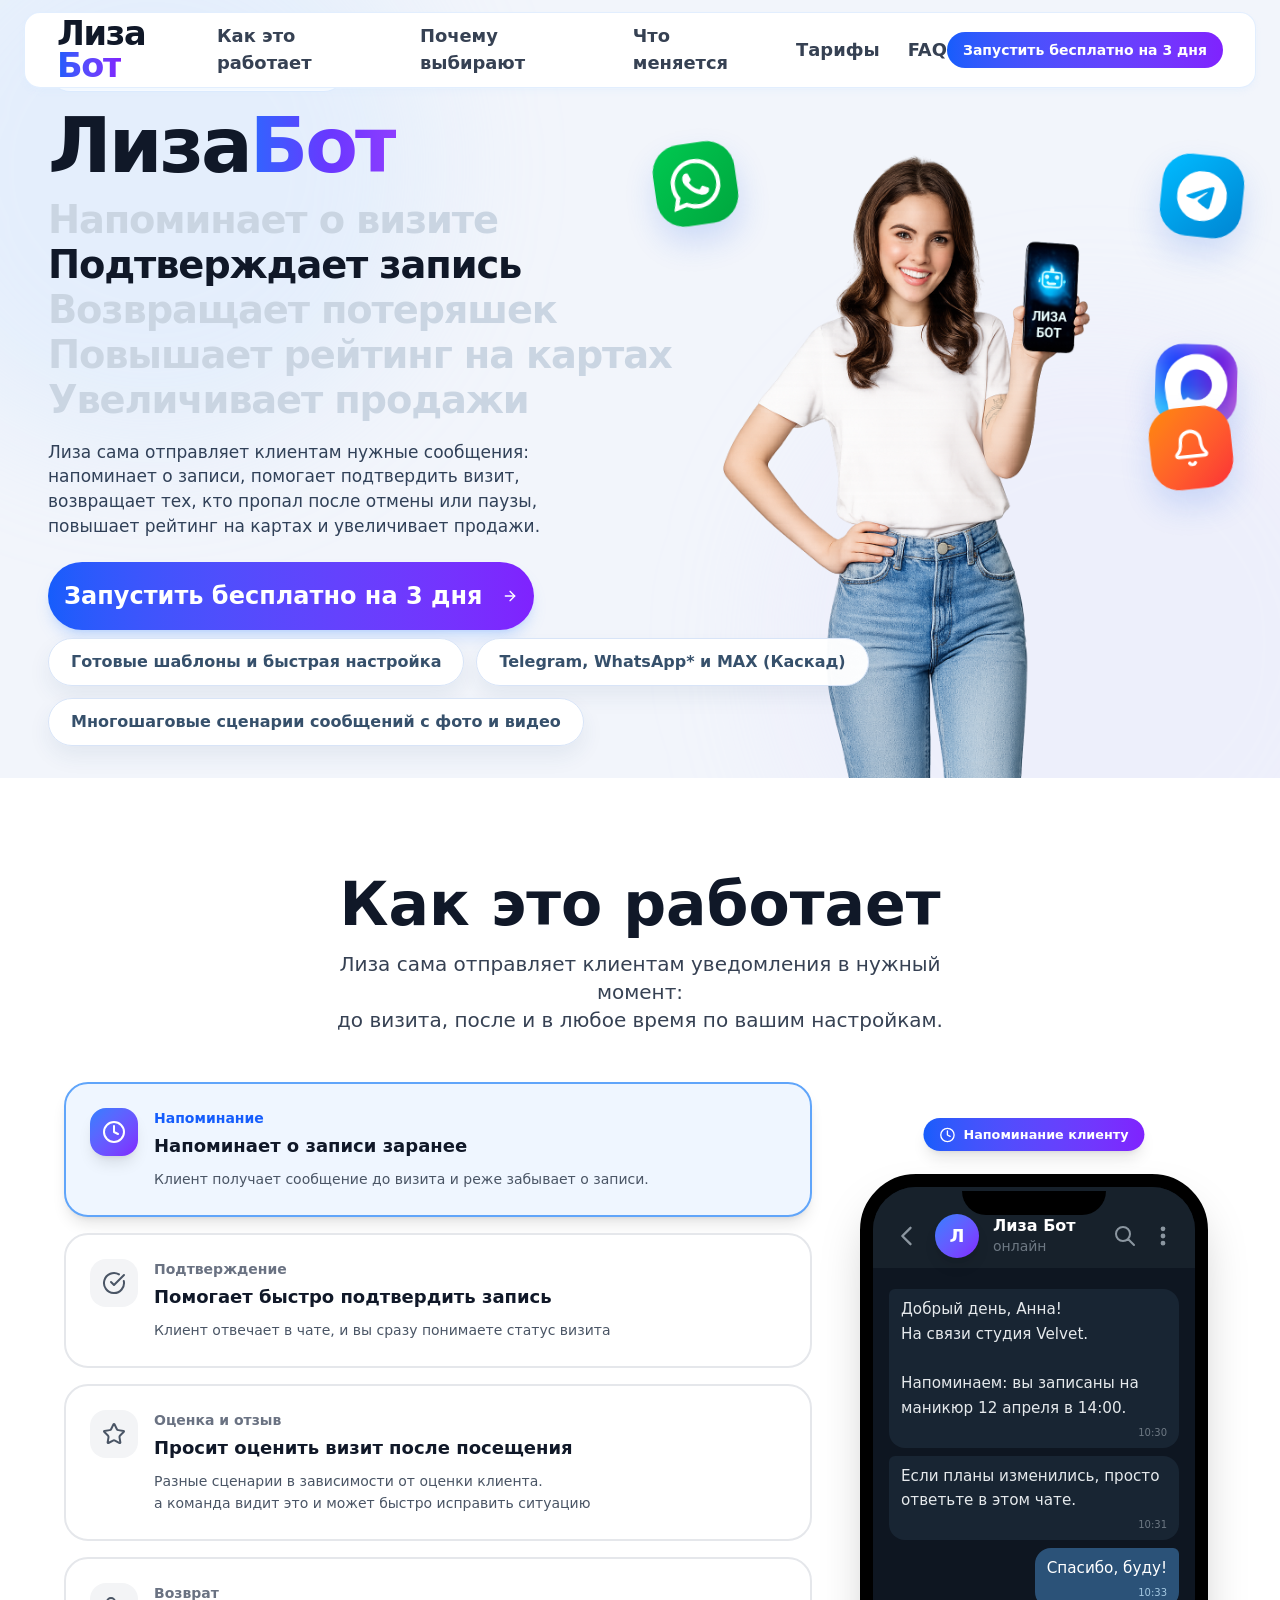
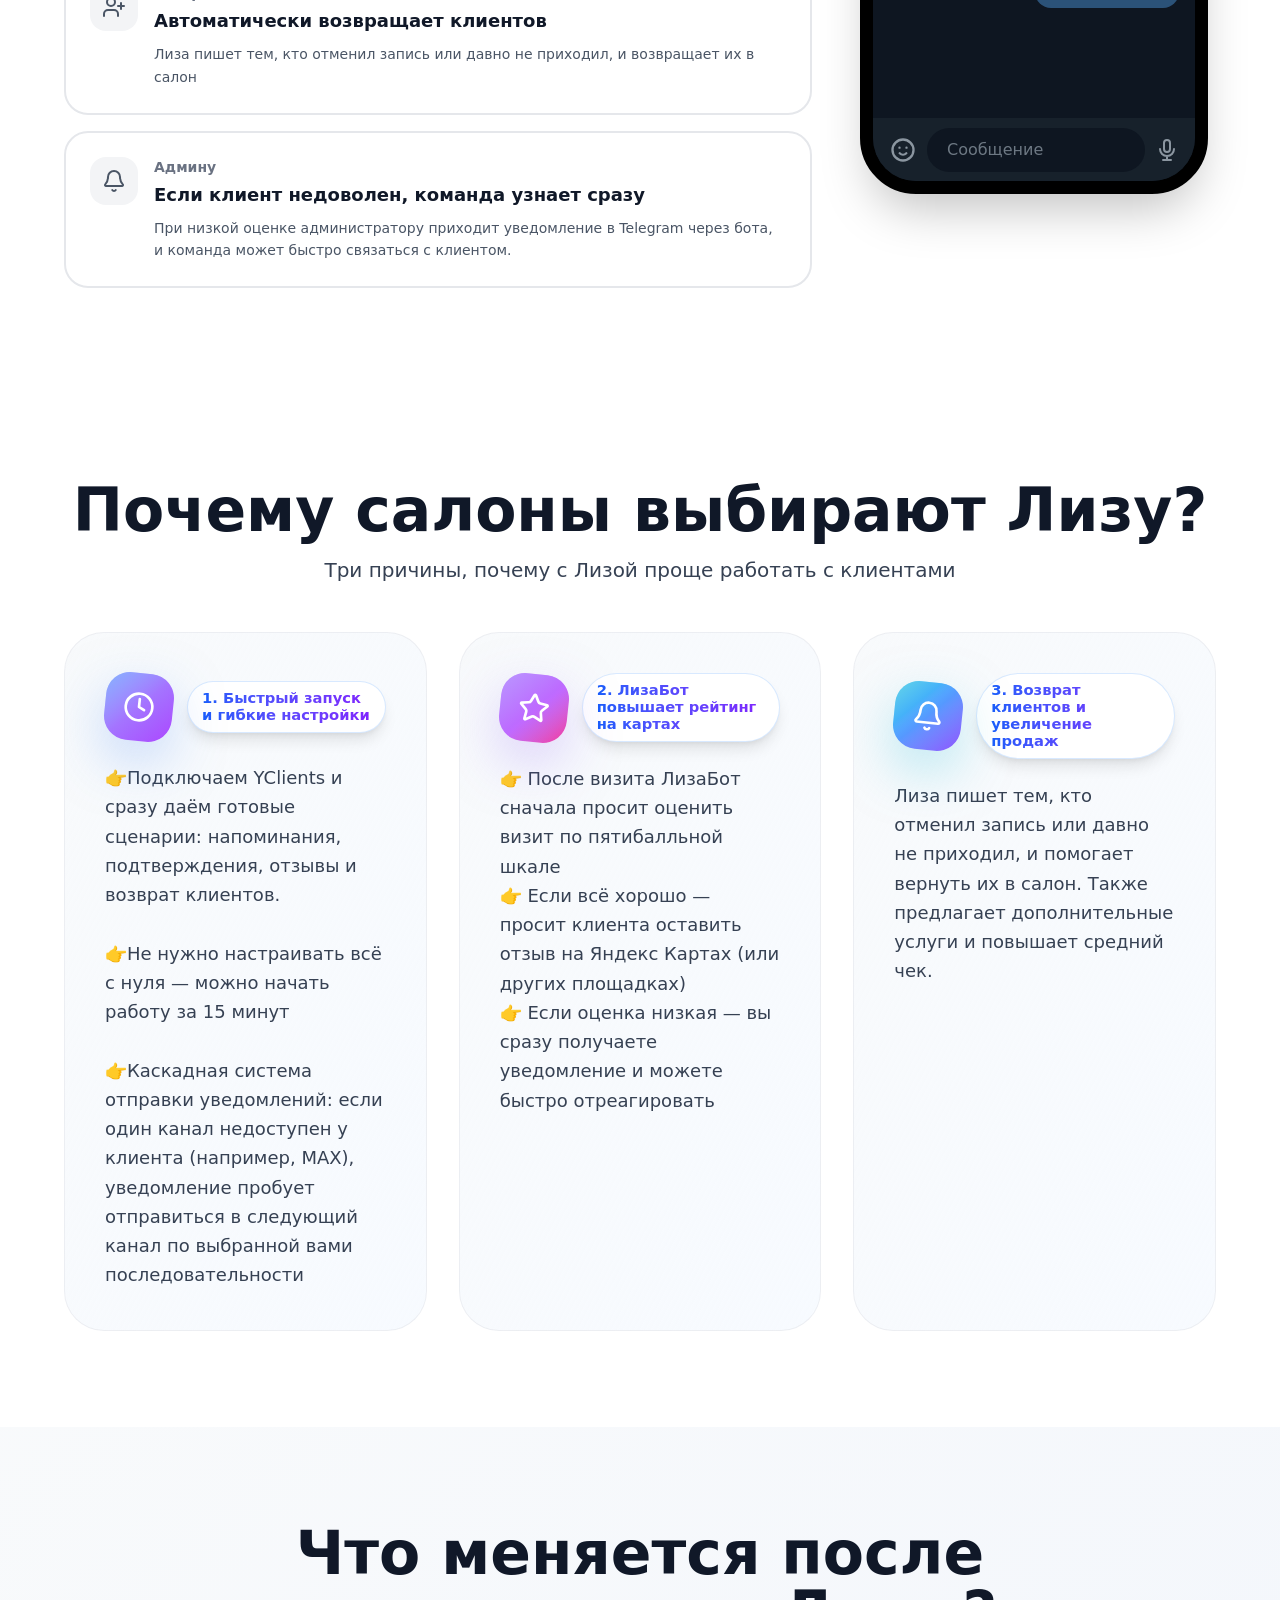
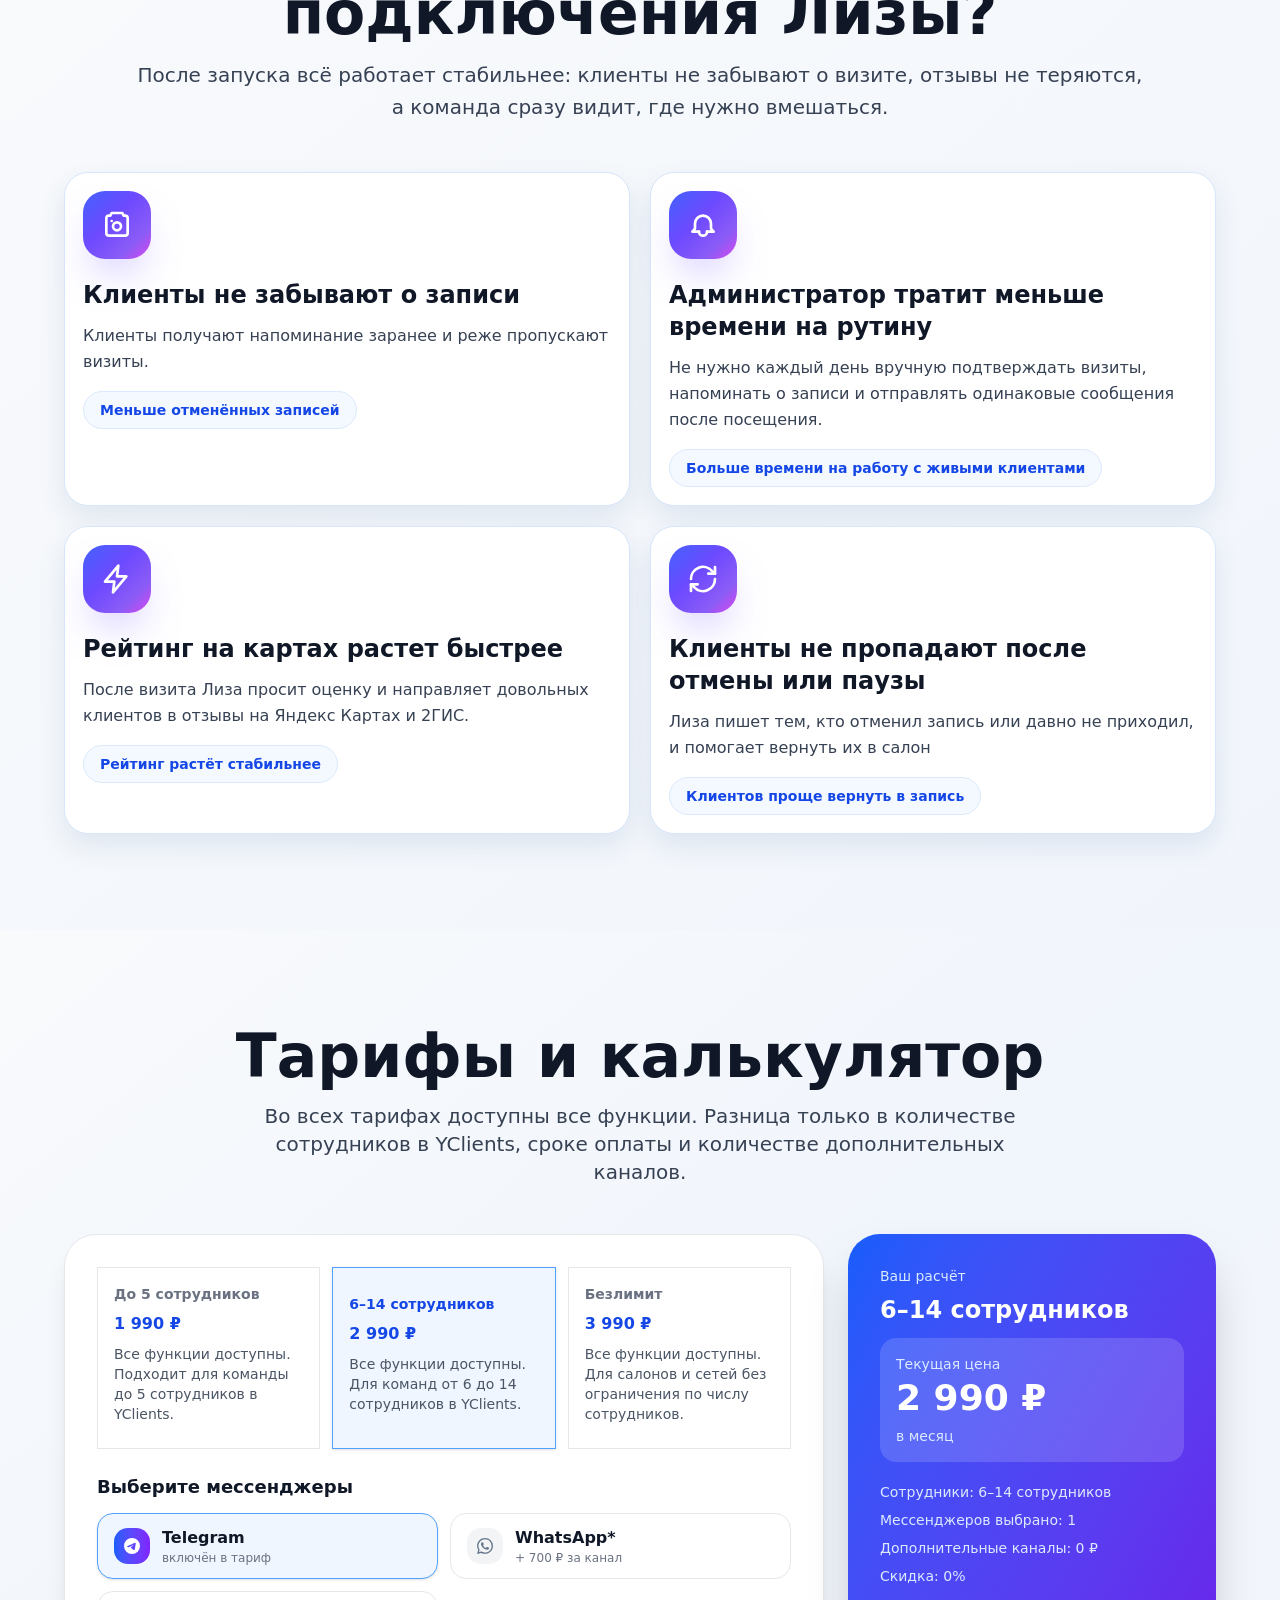
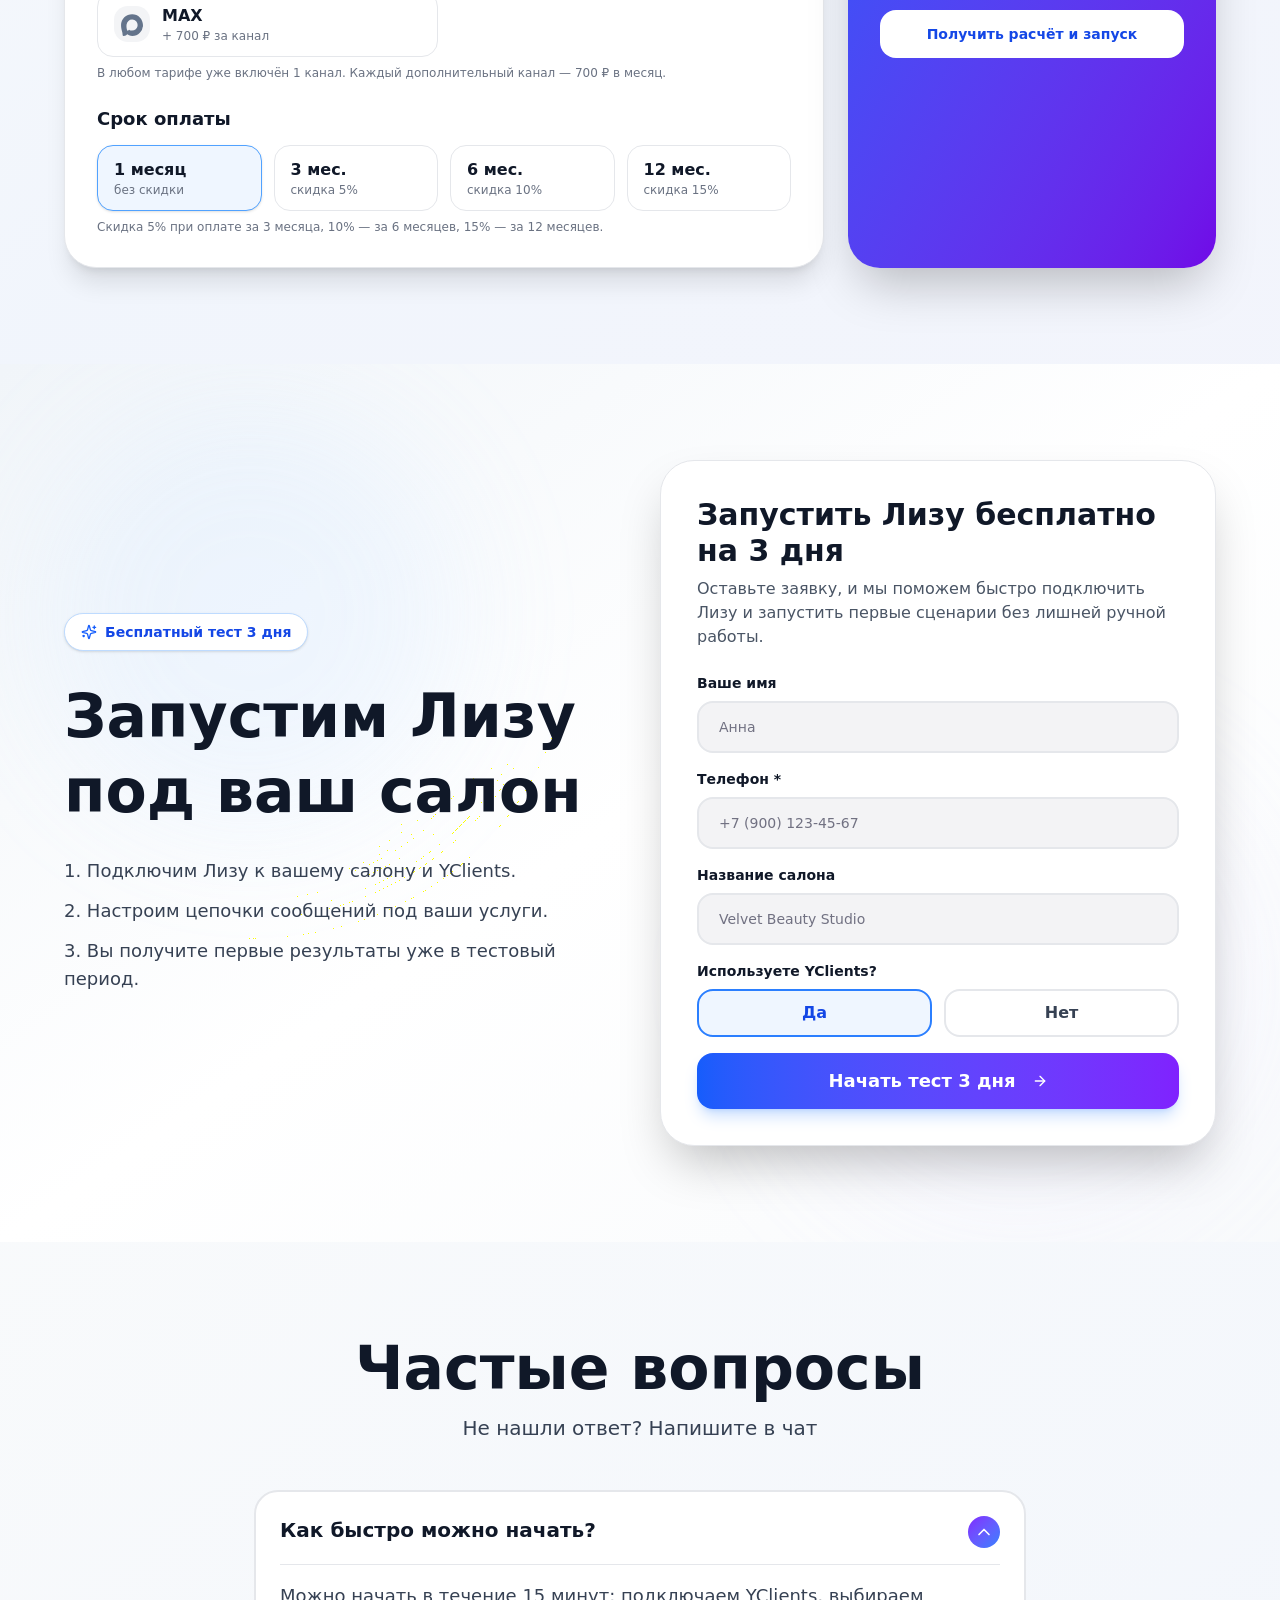
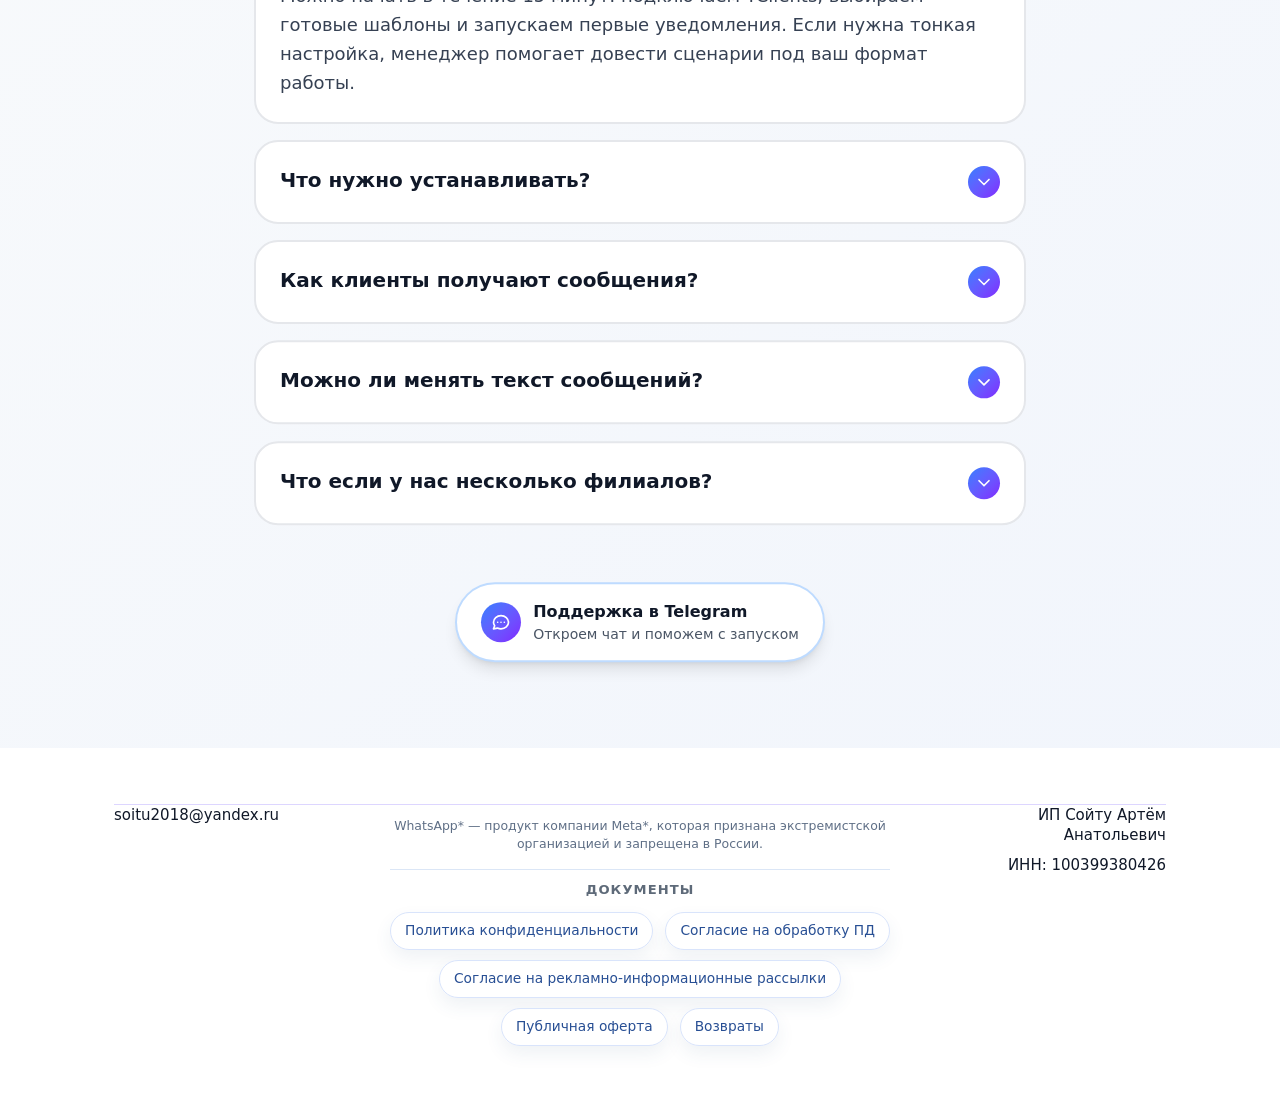
<file: index.html>
﻿<!doctype html>
<!-- DEPLOY_ID: v7-2026-04-03-marketing-refresh -->
<html lang="ru">
<head>
  <meta charset="UTF-8" />
  <meta name="viewport" content="width=device-width, initial-scale=1" />
  <title>Liza Bot Landing</title>
  <link rel="stylesheet" href="./liza-app.css?v=31" />
  <style>
    html, body {
      margin: 0;
      padding: 0;
      width: 100%;
      max-width: 100%;
      overflow-x: hidden;
      background: #f2f5fb;
    }
    #liza-tilda-root {
      width: 100%;
      max-width: 100%;
      overflow-x: hidden;
    }

    .liza-old-content {
      display: none !important;
    }

    .liza-benefits-rebuild,
    .liza-outcomes-rebuild {
      margin-top: 24px;
      display: grid;
      gap: 18px;
    }

    .liza-benefits-grid {
      display: grid;
      grid-template-columns: 1fr;
      gap: 18px;
    }

    .liza-benefit-card {
      border: 1px solid #d9e5f8;
      background: linear-gradient(170deg, #ffffff 0%, #f7faff 100%);
      border-radius: 30px;
      padding: 28px 30px;
      min-height: 220px;
      box-shadow: 0 18px 38px rgba(33, 73, 121, 0.1);
      transition: transform 0.18s ease, box-shadow 0.18s ease, border-color 0.18s ease;
      display: grid;
      grid-template-columns: 108px minmax(0, 1fr);
      gap: 0 24px;
      align-items: start;
    }

    .liza-benefit-card:hover {
      transform: translateY(-2px);
      box-shadow: 0 22px 38px rgba(33, 73, 121, 0.14);
      border-color: #bdd4fb;
    }

    .liza-benefit-icon {
      width: 96px;
      height: 96px;
      border-radius: 28px;
      display: inline-flex;
      align-items: center;
      justify-content: center;
      color: #fff;
      box-shadow: 0 20px 40px rgba(52, 91, 179, 0.28);
      background: linear-gradient(138deg, #2f66ff 0%, #7a33ff 100%);
      grid-row: 1 / span 2;
    }

    .liza-benefit-icon svg {
      width: 44px;
      height: 44px;
      stroke: currentColor;
    }

    .liza-benefit-content {
      display: grid;
      gap: 8px;
      align-content: start;
      min-width: 0;
    }

    .liza-benefit-kicker {
      margin: 0;
      display: inline-flex;
      align-items: center;
      justify-self: start;
      border-radius: 999px;
      border: 1px solid #d2e2ff;
      background: #eef4ff;
      color: #2a64d1;
      padding: 7px 14px;
      font-size: 0.82rem;
      font-weight: 700;
      letter-spacing: 0.01em;
    }

    .liza-benefit-title {
      margin: 0 0 8px;
      color: #10253a;
      font-size: 1.35rem;
      font-weight: 850;
      line-height: 1.25;
    }

    .liza-benefit-copy {
      margin: 0;
      color: #3b4e64;
      font-size: 1.04rem;
      line-height: 1.58;
      white-space: pre-line;
    }

    .liza-outcomes-lead {
      background: #eef3ff;
      border: 1px solid #cfe0ff;
      border-radius: 18px;
      padding: 18px 20px;
      color: #2a4665;
      line-height: 1.5;
      font-size: clamp(1.06rem, 1.02rem + 0.38vw, 1.24rem);
      font-weight: 520;
    }

    .liza-outcomes-grid {
      display: grid;
      grid-template-columns: repeat(2, minmax(0, 1fr));
      gap: 14px;
    }

    .liza-outcome-card {
      border: 1px solid #d8e6fb;
      background: #fff;
      border-radius: 24px;
      padding: 18px;
      box-shadow: 0 12px 28px rgba(34, 79, 132, 0.1);
      transition: transform .18s ease, box-shadow .18s ease, border-color .18s ease;
    }

    .liza-outcome-card:hover {
      transform: translateY(-2px);
      box-shadow: 0 18px 34px rgba(34, 79, 132, 0.14);
      border-color: #bfd5ff;
    }

    .liza-outcome-head {
      display: flex;
      align-items: center;
      gap: 12px;
      margin-bottom: 10px;
    }

    .liza-outcome-icon {
      width: 68px;
      height: 68px;
      border-radius: 22px;
      display: inline-flex;
      align-items: center;
      justify-content: center;
      color: #fff;
      background-image: linear-gradient(135deg, #4361ff 0%, #6d4aff 42%, #8b5cf6 76%, #d946ef 100%) !important;
      box-shadow: 0 22px 44px -18px rgba(109, 74, 255, 0.58);
      flex-shrink: 0;
    }

    .liza-outcome-icon svg {
      width: 32px;
      height: 32px;
      stroke: currentColor;
    }

    .liza-outcome-title {
      margin: 0;
      color: #10253a;
      font-size: 1.12rem;
      font-weight: 800;
      line-height: 1.28;
    }

    .liza-outcome-copy {
      margin: 0;
      color: #3b4e64;
      font-size: 0.97rem;
      line-height: 1.5;
    }

    .liza-outcome-metric {
      margin-top: 12px;
      display: inline-flex;
      align-items: center;
      padding: 6px 10px;
      border-radius: 999px;
      font-size: 0.86rem;
      font-weight: 700;
      color: #1f5fce;
      background: #edf4ff;
      border: 1px solid #d7e7ff;
    }

    .liza-pricing-shell {
      margin-top: 20px;
      display: grid;
      grid-template-columns: minmax(0, 1.75fr) minmax(280px, 1fr);
      gap: 16px;
      align-items: stretch;
    }

    .liza-pricing-widget {
      background: #fff;
      border-radius: 26px;
      border: 1px solid #d8e5fb;
      box-shadow: 0 16px 36px rgba(35, 77, 126, 0.12);
      padding: 20px;
      color: #12263a;
      display: grid;
      gap: 12px;
    }

    .liza-pricing-grid {
      display: grid;
      grid-template-columns: repeat(3, minmax(0, 1fr));
      gap: 10px;
    }

    .liza-plan {
      border: 1px solid #d8e5fb;
      border-radius: 18px;
      padding: 12px;
      background: #f9fbff;
      cursor: pointer;
      transition: 0.18s ease;
      min-height: 140px;
    }

    .liza-plan input {
      display: none;
    }

    .liza-plan.active {
      background: linear-gradient(135deg, #eef5ff 0%, #ebeefe 100%);
      border-color: #4a87ff;
      box-shadow: 0 10px 22px rgba(42, 102, 201, 0.2);
    }

    .liza-plan-name {
      margin: 0 0 7px;
      font-weight: 800;
      font-size: 1.04rem;
      color: #102a45;
    }

    .liza-plan-price {
      margin: 0;
      font-size: 1.38rem;
      font-weight: 900;
      color: #1d5ed0;
      letter-spacing: -0.01em;
    }

    .liza-plan-meta {
      margin-top: 8px;
      color: #516882;
      font-size: 0.86rem;
      line-height: 1.36;
    }

    .liza-plan-desc {
      margin: 4px 0 0;
      color: #5d6f84;
      font-size: 0.84rem;
      line-height: 1.35;
    }

    .liza-pricing-row-title {
      margin: 2px 0 2px;
      font-size: 0.94rem;
      font-weight: 800;
      color: #233f5b;
    }

    .liza-pricing-row-hint {
      margin: -2px 0 2px;
      color: #5b6f87;
      font-size: 0.84rem;
      line-height: 1.42;
    }

    .liza-messenger-row {
      display: grid;
      grid-template-columns: repeat(2, minmax(0, 1fr));
      gap: 8px;
    }

    .liza-ms-item {
      display: inline-flex;
      align-items: center;
      gap: 8px;
      border: 1px solid #d2e0f8;
      border-radius: 14px;
      padding: 9px 11px;
      font-size: 0.9rem;
      font-weight: 600;
      color: #26445f;
      background: #f8fbff;
      user-select: none;
      cursor: pointer;
      transition: .18s ease;
    }

    .liza-ms-label {
      display: inline-flex;
      align-items: center;
      gap: 8px;
    }

    .liza-ms-icon {
      width: 24px;
      height: 24px;
      border-radius: 8px;
      display: inline-flex;
      align-items: center;
      justify-content: center;
      color: #fff;
      font-size: 0.67rem;
      font-weight: 800;
      letter-spacing: 0.01em;
      box-shadow: 0 6px 14px rgba(46, 74, 130, 0.22);
      flex-shrink: 0;
      position: relative;
      overflow: visible;
    }

    .liza-ms-icon--telegram { background: linear-gradient(135deg, #2aabee 0%, #1b7fd6 100%); }
    .liza-ms-icon--whatsapp { background: linear-gradient(135deg, #2ec866 0%, #1d9a4c 100%); }
    .liza-ms-icon--whatsapp::after {
      content: "*";
      position: absolute;
      top: -16px;
      right: -9px;
      display: grid;
      place-items: center;
      width: 14px;
      height: 14px;
      font-size: 15px;
      font-weight: 900;
      line-height: 1;
      color: #0f172a;
      text-shadow: 0 1px 0 #ffffff, 0 0 6px rgba(255, 255, 255, 0.92);
      z-index: 2;
    }
    .liza-ms-icon--max { background: linear-gradient(135deg, #5f7cff 0%, #7c3bff 100%); }
    .liza-ms-icon--default { background: linear-gradient(135deg, #4f7fff 0%, #5a62d4 100%); }

    .liza-whatsapp-icon-host {
      position: relative !important;
      overflow: visible !important;
    }

    .liza-whatsapp-icon-star {
      position: absolute;
      top: -16px;
      right: -9px;
      display: grid;
      place-items: center;
      width: 14px;
      height: 14px;
      color: #0f172a;
      font-size: 15px;
      font-weight: 900;
      line-height: 1;
      pointer-events: none;
      text-shadow: 0 1px 0 #ffffff, 0 0 6px rgba(255, 255, 255, 0.92);
      z-index: 3;
    }

    .liza-whatsapp-icon-host--wide > .liza-whatsapp-icon-star {
      top: -11px;
      right: -5px;
    }

    .liza-ms-item.active {
      border-color: #5692ff;
      background: #eaf2ff;
      box-shadow: inset 0 0 0 1px rgba(73, 131, 255, 0.18);
    }

    .liza-ms-item input {
      accent-color: #2b76ff;
      width: 15px;
      height: 15px;
    }

    .liza-pricing-note-grid {
      display: grid;
      grid-template-columns: repeat(2, minmax(0, 1fr));
      gap: 8px;
    }

    .liza-pricing-note {
      border: 1px solid #d9e7ff;
      border-radius: 14px;
      padding: 10px 12px;
      background: #f8fbff;
      color: #3d5670;
      font-size: 0.86rem;
      line-height: 1.35;
    }

    .liza-pricing-note strong {
      color: #1c3653;
      display: block;
      margin-bottom: 4px;
    }

    .liza-pricing-aside {
      border-radius: 26px;
      border: 1px solid rgba(102, 128, 255, 0.28);
      background: linear-gradient(155deg, #2f66ff 0%, #4d4bf5 52%, #6f2dff 100%);
      box-shadow: 0 24px 44px rgba(60, 65, 166, 0.32);
      color: #fff;
      padding: 20px;
      display: grid;
      align-content: start;
      gap: 12px;
    }

    .liza-aside-kicker {
      margin: 0;
      font-size: 0.84rem;
      font-weight: 600;
      color: rgba(236, 243, 255, 0.9);
    }

    .liza-aside-title {
      margin: 0;
      font-size: 2rem;
      line-height: 1;
      font-weight: 900;
      letter-spacing: -0.02em;
      color: #fff;
    }

    .liza-pricing-summary {
      border-radius: 16px;
      border: 1px solid rgba(255, 255, 255, 0.2);
      background: rgba(255, 255, 255, 0.14);
      padding: 14px;
      display: grid;
      gap: 4px;
    }

    .liza-summary-big {
      font-size: 2.05rem;
      font-weight: 900;
      color: #fff;
      line-height: 1.06;
      letter-spacing: -0.015em;
    }

    .liza-summary-line {
      font-size: 0.92rem;
      color: rgba(239, 245, 255, 0.96);
      line-height: 1.45;
    }

    .liza-pricing-cta {
      margin-top: 2px;
      display: inline-flex;
      align-items: center;
      justify-content: center;
      width: 100%;
      min-height: 48px;
      border-radius: 14px;
      border: none;
      text-decoration: none;
      font-size: 0.98rem;
      font-weight: 800;
      color: #1744c2;
      background: #fff;
      transition: transform .14s ease, box-shadow .14s ease;
      box-shadow: 0 10px 22px rgba(15, 22, 62, 0.22);
    }

    .liza-pricing-cta:hover {
      transform: translateY(-1px);
      box-shadow: 0 14px 26px rgba(15, 22, 62, 0.28);
    }

    .liza-footer-clean {
      background: #ffffff;
      margin-top: 24px;
      border-top: 1px solid #dbe6f6;
    }

    .liza-footer-inner {
      max-width: 1420px;
      margin: 0 auto;
      padding: 28px 24px 34px;
    }

    .liza-footer-grid {
      display: grid;
      grid-template-columns: minmax(0, 1fr) minmax(0, 1fr) minmax(0, 1fr);
      gap: 24px;
      align-items: start;
    }

    .liza-footer-col {
      display: grid;
      gap: 18px;
      align-content: start;
    }

    .liza-footer-col--center {
      justify-items: center;
      text-align: center;
    }

    .liza-footer-col--right {
      justify-items: end;
      text-align: right;
    }

    .liza-footer-link,
    .liza-footer-text {
      color: #13253a;
      font-size: clamp(1rem, 0.98rem + 0.22vw, 1.12rem);
      line-height: 1.4;
      text-decoration: none;
    }

    .liza-footer-link {
      transition: color 0.18s ease, opacity 0.18s ease;
    }

    .liza-footer-link:hover {
      color: #2a64d1;
    }

    .liza-footer-docs {
      width: min(100%, 500px);
      margin-top: 2px;
      padding-top: 10px;
      border-top: 1px solid #dbe6f6;
    }

    .liza-footer-docs-title {
      margin: 0 0 12px;
      color: #13253a;
      font-size: 0.82rem;
      font-weight: 800;
      letter-spacing: 0.08em;
      text-transform: uppercase;
      opacity: 0.68;
    }

    .liza-footer-docs-list {
      display: flex;
      flex-wrap: wrap;
      align-items: center;
      justify-content: center;
      gap: 10px 12px;
      margin: 0;
      padding: 0;
      list-style: none;
    }

    .liza-footer-docs-list a {
      display: inline-flex;
      align-items: center;
      justify-content: center;
      min-height: 38px;
      padding: 7px 14px;
      border: 1px solid #d9e4fb;
      border-radius: 999px;
      background: rgba(255, 255, 255, 0.92);
      color: #284f94;
      font-size: 0.86rem;
      font-weight: 500;
      line-height: 1.35;
      text-decoration: none;
      box-shadow: 0 8px 18px rgba(54, 84, 132, 0.08);
      transition: transform 0.16s ease, box-shadow 0.16s ease, border-color 0.16s ease, color 0.16s ease;
      text-align: center;
    }

    .liza-footer-docs-list a:hover {
      color: #4f43e3;
      border-color: #c8d9fb;
      box-shadow: 0 12px 24px rgba(54, 84, 132, 0.12);
      transform: translateY(-1px);
    }

    .liza-whatsapp-footnote {
      max-width: 620px;
      margin: 12px auto 0;
      color: #5f6f86;
      font-size: 0.78rem;
      line-height: 1.45;
      text-align: center;
    }

    .liza-footer-socials {
      display: inline-flex;
      align-items: center;
      justify-content: center;
      gap: 14px;
      flex-wrap: wrap;
    }

    .liza-footer-social {
      width: 48px;
      height: 48px;
      border-radius: 16px;
      display: inline-flex;
      align-items: center;
      justify-content: center;
      background: #ffffff;
      color: #4f43e3;
      border: 1px solid #d9e4fb;
      text-decoration: none;
      font-size: 0.9rem;
      font-weight: 800;
      letter-spacing: 0.02em;
      box-shadow: 0 10px 24px rgba(56, 86, 139, 0.14);
      transition: transform 0.16s ease, box-shadow 0.16s ease, border-color 0.16s ease, color 0.16s ease, background 0.16s ease;
    }

    .liza-footer-social:hover {
      transform: translateY(-1px);
      box-shadow: 0 16px 30px rgba(56, 86, 139, 0.18);
      border-color: #c8d9fb;
      color: #2b63da;
      background: #f8fbff;
    }

    .liza-footer-social svg {
      width: 18px;
      height: 18px;
      fill: currentColor;
      stroke: none;
    }

    .liza-hero-chip {
      display: inline-flex !important;
      align-items: center;
      justify-content: center;
      min-height: 48px;
      padding: 0 18px;
      border-radius: 999px;
      border: 1px solid #d8e4f7;
      background: rgba(255, 255, 255, 0.96);
      box-shadow: 0 10px 22px rgba(34, 72, 120, 0.08);
      color: #36506b;
      font-size: 0.98rem;
      font-weight: 700;
      line-height: 1.25;
      text-align: center;
    }

    @keyframes lizaHeroFloatA {
      0% { transform: translate3d(0, 0, 0) rotate(-2deg) scale(1); }
      25% { transform: translate3d(-5px, -10px, 0) rotate(-4deg) scale(1.02); }
      50% { transform: translate3d(6px, -20px, 0) rotate(2deg) scale(1.04); }
      75% { transform: translate3d(-3px, -9px, 0) rotate(-1deg) scale(1.02); }
      100% { transform: translate3d(0, 0, 0) rotate(-2deg) scale(1); }
    }

    @keyframes lizaHeroFloatB {
      0% { transform: translate3d(0, 0, 0) rotate(3deg) scale(1); }
      30% { transform: translate3d(7px, -14px, 0) rotate(5deg) scale(1.03); }
      60% { transform: translate3d(-4px, -18px, 0) rotate(1deg) scale(1.05); }
      100% { transform: translate3d(0, 0, 0) rotate(3deg) scale(1); }
    }

    @keyframes lizaHeroFloatC {
      0% { transform: translate3d(0, 0, 0) rotate(-1deg) scale(1); }
      20% { transform: translate3d(-8px, -8px, 0) rotate(-4deg) scale(1.01); }
      55% { transform: translate3d(3px, -22px, 0) rotate(3deg) scale(1.04); }
      100% { transform: translate3d(0, 0, 0) rotate(-1deg) scale(1); }
    }

    @keyframes lizaHeroFloatD {
      0% { transform: translate3d(0, 0, 0) rotate(1deg) scale(1); }
      35% { transform: translate3d(5px, -11px, 0) rotate(4deg) scale(1.02); }
      65% { transform: translate3d(-6px, -17px, 0) rotate(-2deg) scale(1.03); }
      100% { transform: translate3d(0, 0, 0) rotate(1deg) scale(1); }
    }

    .liza-hero-float {
      will-change: transform;
      transform-origin: 50% 50%;
    }

    #hero .liza-hero-visual > div:nth-of-type(2) .hero-float {
      animation: lizaHeroFloatA 6.9s ease-in-out infinite !important;
    }

    #hero .liza-hero-visual > div:nth-of-type(3) .hero-float {
      animation: lizaHeroFloatB 7.8s ease-in-out infinite !important;
    }

    #hero .liza-hero-visual > div:nth-of-type(4) .hero-float {
      animation: lizaHeroFloatC 8.4s ease-in-out infinite !important;
    }

    #hero .liza-hero-visual > div:nth-of-type(5) .hero-float {
      animation: lizaHeroFloatD 7.2s ease-in-out infinite !important;
    }

    .liza-gradient-bot-text {
      background: linear-gradient(90deg, #2f66ff 0%, #6a37ff 55%, #8e3dff 100%);
      -webkit-background-clip: text;
      background-clip: text;
      color: transparent;
    }

    .liza-support-link-card {
      cursor: pointer;
      transition: transform 0.16s ease, box-shadow 0.16s ease, border-color 0.16s ease;
    }

    .liza-support-link-card:hover {
      transform: translateY(-1px);
      box-shadow: 0 16px 28px rgba(39, 76, 129, 0.12);
      border-color: #cdddf9;
    }

    #faq [style*="opacity: 0"] {
      opacity: 1 !important;
      transform: none !important;
    }

    .liza-support-overlay {
      position: absolute;
      inset: 0;
      z-index: 4;
      border-radius: inherit;
    }

    @media (max-width: 1160px) {
      .liza-pricing-shell {
        grid-template-columns: 1fr;
      }
    }

    @media (max-width: 1024px) {
      .liza-benefits-grid,
      .liza-outcomes-grid,
      .liza-pricing-grid,
      .liza-pricing-note-grid,
      .liza-messenger-row {
        grid-template-columns: 1fr;
      }

      .liza-footer-grid {
        grid-template-columns: 1fr;
      }

      .liza-footer-col,
      .liza-footer-col--center,
      .liza-footer-col--right {
        justify-items: start;
        text-align: left;
      }

      .liza-footer-socials {
        justify-content: flex-start;
      }
    }

    @media (max-width: 760px) {
      header {
        overflow-x: clip !important;
      }

      header > div {
        padding-left: 12px !important;
        padding-right: 12px !important;
      }

      header > div > div {
        display: grid !important;
        grid-template-columns: minmax(0, 1fr) auto !important;
        min-height: 64px !important;
        gap: 10px !important;
        padding-left: 14px !important;
        padding-right: 14px !important;
        align-items: center !important;
      }

      header .liza-header-brand {
        display: block !important;
        flex: none !important;
        min-width: 0 !important;
        max-width: 100% !important;
        font-size: 1.22rem !important;
        line-height: 1 !important;
        white-space: nowrap !important;
        overflow: hidden !important;
        text-overflow: ellipsis !important;
      }

      header a[href="#lead-form"] {
        justify-self: end !important;
        min-height: 38px !important;
        max-width: min(50vw, 190px) !important;
        padding: 0 12px !important;
        font-size: 0.76rem !important;
        font-weight: 800 !important;
        line-height: 1.1 !important;
        white-space: nowrap !important;
        overflow: hidden !important;
        text-overflow: ellipsis !important;
        border-radius: 999px !important;
      }

      .liza-benefit-card {
        grid-template-columns: 72px minmax(0, 1fr);
        gap: 0 14px;
        padding: 20px;
        min-height: 0;
        align-items: start;
      }

      .liza-benefit-icon {
        width: 72px;
        height: 72px;
        border-radius: 22px;
        grid-row: 1 / span 2;
      }

      .liza-benefit-icon svg {
        width: 32px;
        height: 32px;
      }

      .liza-benefit-content {
        gap: 6px;
      }

      .liza-benefit-kicker {
        padding: 6px 12px;
        font-size: 0.78rem;
      }

      .liza-benefit-title {
        font-size: 1.18rem;
        line-height: 1.22;
      }

      .liza-benefit-copy {
        font-size: 0.96rem;
        line-height: 1.5;
      }
    }

    #hero .liza-hero-shell {
      padding-top: 40px !important;
    }

    #hero .liza-hero-grid {
      min-height: 0 !important;
      align-items: start !important;
    }

    #hero .liza-hero-copy {
      max-width: 700px !important;
    }

    #hero .liza-hero-badge,
    #hero .liza-hero-chip {
      padding: 12px 22px !important;
      font-size: 16px !important;
      line-height: 1.1 !important;
      border-radius: 9999px !important;
    }

    #hero .liza-hero-badge {
      margin-bottom: 18px !important;
    }

    #hero .liza-hero-title {
      font-size: clamp(56px, 6vw, 84px) !important;
      line-height: 0.94 !important;
      margin-bottom: 18px !important;
      letter-spacing: -0.04em !important;
    }

    #hero .liza-hero-rotator {
      display: flex;
      flex-direction: column;
      gap: 2px;
      margin-bottom: 20px !important;
    }

    #hero .liza-hero-line {
      font-size: clamp(26px, 3vw, 46px) !important;
      line-height: 1.02 !important;
      letter-spacing: -0.03em !important;
      white-space: nowrap !important;
    }

    #hero .liza-hero-lead {
      max-width: 680px !important;
      font-size: clamp(17px, 1.05vw, 20px) !important;
      line-height: 1.45 !important;
      margin-bottom: 24px !important;
    }

    #hero a[href="#lead-form"] {
      margin-top: 0 !important;
    }

    #hero .liza-hero-visual {
      height: clamp(520px, 64vh, 760px) !important;
      max-width: 560px !important;
    }

    #hero .hero-float {
      animation-name: heroFloat !important;
      animation-duration: 4.4s !important;
      animation-iteration-count: infinite !important;
      animation-timing-function: ease-in-out !important;
      animation-play-state: running !important;
      transform-origin: center center !important;
    }

    #hero .hero-icon-shell {
      box-shadow: 0 16px 32px rgba(37, 99, 235, 0.18) !important;
    }

    header .liza-header-brand {
      font-size: 2.1rem !important;
      line-height: 0.95 !important;
      letter-spacing: -0.04em !important;
    }

    #pricing .liza-pricing-plan-grid {
      display: grid !important;
      grid-template-columns: repeat(3, minmax(0, 1fr)) !important;
      gap: 12px !important;
      align-items: stretch !important;
    }

    #pricing .liza-pricing-plan-card {
      padding: 16px !important;
      min-height: 0 !important;
    }

    #pricing .liza-pricing-plan-card p {
      margin-bottom: 8px !important;
    }

    #pricing .liza-pricing-plan-card .space-y-1 {
      display: none !important;
    }

    #pricing img[alt="MAX"] {
      width: 1.375rem !important;
      height: 1.375rem !important;
      transform: translateY(1px);
    }

    #footer {
      padding-top: 56px !important;
      padding-bottom: 52px !important;
    }

    #footer > div {
      max-width: 1180px !important;
    }

    #footer .liza-footer-grid {
      display: grid !important;
      grid-template-columns: minmax(170px, 1fr) minmax(0, 500px) minmax(170px, 1fr) !important;
      gap: 28px !important;
      align-items: start !important;
      max-width: 1120px !important;
      margin: 0 auto !important;
    }

    #footer .liza-footer-left,
    #footer .liza-footer-right {
      display: flex !important;
      flex-direction: column !important;
      gap: 10px !important;
      font-size: 15px !important;
      line-height: 1.35 !important;
      max-width: 200px !important;
    }

    #footer .liza-footer-left {
      text-align: left !important;
      justify-self: start !important;
    }

    #footer .liza-footer-center {
      display: grid !important;
      justify-items: center !important;
      text-align: center !important;
      justify-self: center !important;
      gap: 14px !important;
      width: 100% !important;
    }

    #footer .liza-footer-center > a {
      display: none !important;
    }

    #footer .liza-footer-docs {
      justify-self: center !important;
    }

    #footer .liza-footer-right {
      text-align: right !important;
      justify-self: end !important;
    }

    @media (min-width: 1025px) {
      #how-it-works .grid.lg\:grid-cols-2 {
        grid-template-columns: minmax(0, 1fr) 364px !important;
        gap: 40px !important;
        align-items: start !important;
      }

      #how-it-works .lg\:sticky {
        position: relative !important;
        top: auto !important;
        display: flex !important;
        justify-content: center !important;
      }

      #how-it-works .lg\:sticky > .relative {
        width: 348px !important;
        max-width: 348px !important;
        margin: 28px auto 0 !important;
      }

      #how-it-works .lg\:sticky > .relative > div:first-child {
        position: absolute !important;
        top: 8px !important;
        left: 50% !important;
        right: auto !important;
        transform: translateX(-50%) !important;
        z-index: 20 !important;
        margin: 0 !important;
      }

      #how-it-works .lg\:sticky > .relative > div:first-child > div {
        padding: 8px 16px !important;
        font-size: 0.8rem !important;
      }

      #how-it-works .lg\:sticky > .relative > div:nth-child(2) {
        width: 348px !important;
        height: 620px !important;
        margin: 64px auto 0 !important;
      }

      #benefits .grid.lg\:grid-cols-3 > .group > div > .flex.flex-nowrap.items-center.gap-3.mb-7.min-w-0 {
        display: flex !important;
        flex-wrap: nowrap !important;
        align-items: center !important;
        gap: 14px !important;
        margin-bottom: 22px !important;
      }

      #benefits .grid.lg\:grid-cols-3 > .group > div > .flex.flex-nowrap.items-center.gap-3.mb-7.min-w-0 > .relative.flex-shrink-0 > div {
        width: 68px !important;
        height: 68px !important;
      }

      #benefits .grid.lg\:grid-cols-3 > .group > div > .flex.flex-nowrap.items-center.gap-3.mb-7.min-w-0 > .relative.flex-shrink-0 svg {
        width: 32px !important;
        height: 32px !important;
      }

      #benefits .grid.lg\:grid-cols-3 > .group > div > .flex.flex-nowrap.items-center.gap-3.mb-7.min-w-0 > .inline-flex.items-center.min-w-0.flex-1 {
        flex: 1 1 auto !important;
        min-width: 0 !important;
        margin: 0 !important;
        padding: 8px 14px !important;
      }

      #benefits .grid.lg\:grid-cols-3 > .group > div > .flex.flex-nowrap.items-center.gap-3.mb-7.min-w-0 > .inline-flex.items-center.min-w-0.flex-1 span {
        font-size: 0.92rem !important;
        line-height: 1.15 !important;
      }
    }

    @media (max-width: 1180px) {
      #hero .liza-hero-title {
        font-size: clamp(52px, 5.6vw, 76px) !important;
      }

      #hero .liza-hero-line {
        font-size: clamp(24px, 2.7vw, 40px) !important;
      }
    }

    @media (max-width: 1024px) {
      header .liza-header-brand {
        font-size: 1.95rem !important;
      }

      #hero .liza-hero-shell {
        padding-top: 44px !important;
      }

      #hero .liza-hero-grid {
        min-height: 0 !important;
      }

      #hero .liza-hero-title {
        font-size: clamp(44px, 8vw, 66px) !important;
      }

      #hero .liza-hero-line {
        font-size: clamp(22px, 3.4vw, 34px) !important;
        white-space: normal !important;
      }

      #hero .liza-hero-lead {
        font-size: 18px !important;
      }

      #hero .liza-hero-visual {
        height: clamp(460px, 58vh, 620px) !important;
      }
    }

    @media (max-width: 900px) {
      #pricing .liza-pricing-plan-grid {
        grid-template-columns: 1fr !important;
      }
    }

    @media (max-width: 760px) {
      header .liza-header-brand {
        font-size: 1.22rem !important;
      }

      #hero .liza-hero-shell {
        padding-top: 36px !important;
        overflow-x: hidden !important;
      }

      #hero .liza-hero-title {
        max-width: 100% !important;
        font-size: clamp(34px, 11vw, 48px) !important;
        line-height: 0.92 !important;
        letter-spacing: -0.05em !important;
        overflow-wrap: anywhere !important;
      }

      #hero .liza-hero-line {
        max-width: 100% !important;
        font-size: clamp(19px, 7vw, 24px) !important;
        line-height: 1.04 !important;
        white-space: normal !important;
        overflow-wrap: anywhere !important;
      }

      #hero .liza-hero-lead {
        max-width: 100% !important;
        font-size: 16px !important;
        margin-bottom: 20px !important;
      }

      #hero .liza-hero-badge,
      #hero .liza-hero-chip {
        font-size: 15px !important;
        padding: 11px 18px !important;
      }

      #hero .liza-hero-visual {
        height: auto !important;
        max-width: 100% !important;
        width: 100% !important;
        overflow: hidden !important;
        border-radius: 28px !important;
      }

      #hero .liza-hero-visual > div:nth-of-type(2),
      #hero .liza-hero-visual > div:nth-of-type(4) {
        display: none !important;
      }

      #footer .liza-footer-grid {
        grid-template-columns: 1fr !important;
        gap: 20px !important;
      }

      #footer .liza-footer-left,
      #footer .liza-footer-center,
      #footer .liza-footer-right {
        text-align: center !important;
        justify-self: center !important;
      }

      #footer .liza-footer-docs {
      width: 100% !important;
      max-width: 500px !important;
      margin: 2px auto 0 !important;
    }

      #footer .liza-footer-docs-list {
        display: grid !important;
        grid-template-columns: 1fr !important;
      }
    }

    @media (max-width: 420px) {
      header > div {
        padding-left: 8px !important;
        padding-right: 8px !important;
      }

      header > div > div {
        min-height: 58px !important;
        gap: 8px !important;
        padding-left: 12px !important;
        padding-right: 12px !important;
      }

      header .liza-header-brand {
        font-size: 1.08rem !important;
      }

      header a[href="#lead-form"] {
        min-height: 36px !important;
        max-width: min(49vw, 176px) !important;
        padding: 0 10px !important;
        font-size: 0.7rem !important;
      }

      .liza-benefit-card {
        grid-template-columns: 62px minmax(0, 1fr);
        gap: 0 12px;
        padding: 18px;
      }

      .liza-benefit-icon {
        width: 62px;
        height: 62px;
        border-radius: 20px;
      }

      .liza-benefit-icon svg {
        width: 28px;
        height: 28px;
      }

      .liza-benefit-kicker {
        padding: 6px 10px;
        font-size: 0.72rem;
      }

      .liza-benefit-title {
        font-size: 1.06rem;
      }

      .liza-benefit-copy {
        font-size: 0.9rem;
      }
    }

    @media (max-width: 760px) {
      header {
        position: relative !important;
        inset: auto !important;
        top: auto !important;
        left: auto !important;
        right: auto !important;
        z-index: 20 !important;
        padding: 12px 14px 0 !important;
        margin: 0 0 14px !important;
      }

      header > div {
        max-width: none !important;
        padding: 0 !important;
      }

      header > div > div {
        display: grid !important;
        grid-template-columns: auto minmax(0, 1fr) !important;
        min-height: 78px !important;
        gap: 14px !important;
        padding: 14px 16px !important;
        align-items: center !important;
      }

      header .liza-header-brand {
        display: inline-flex !important;
        flex-wrap: nowrap !important;
        align-items: flex-end !important;
        gap: 0.08em !important;
        min-width: max-content !important;
        max-width: none !important;
        font-size: 1.72rem !important;
        line-height: 0.92 !important;
        letter-spacing: -0.04em !important;
        white-space: nowrap !important;
        overflow: visible !important;
        text-overflow: clip !important;
      }

      header .liza-header-brand span {
        white-space: nowrap !important;
      }

      header a[href="#lead-form"] {
        justify-self: stretch !important;
        width: 100% !important;
        max-width: 100% !important;
        min-height: 46px !important;
        padding: 0 16px !important;
        font-size: 0.95rem !important;
        font-weight: 800 !important;
        line-height: 1 !important;
      }

      #hero .liza-hero-shell {
        padding-top: 8px !important;
      }

      #hero .liza-hero-grid,
      #how-it-works .liza-benefits-grid,
      #proof .liza-outcomes-grid {
        overflow-x: clip !important;
      }

      #how-it-works .liza-benefit-card,
      #proof .liza-outcome-card {
        width: 100% !important;
        max-width: 100% !important;
        margin-left: 0 !important;
        margin-right: 0 !important;
        box-sizing: border-box !important;
        overflow: hidden !important;
      }

      #how-it-works .liza-benefit-card > *,
      #proof .liza-outcome-card > * {
        max-width: 100% !important;
      }

      #how-it-works .liza-benefit-card a,
      #how-it-works .liza-benefit-card button,
      #proof .liza-outcome-card a,
      #proof .liza-outcome-card button,
      #proof .liza-outcome-metric {
        position: static !important;
        left: auto !important;
        right: auto !important;
        bottom: auto !important;
        transform: none !important;
        display: inline-flex !important;
        align-self: flex-start !important;
        max-width: 100% !important;
        margin-top: 16px !important;
        margin-bottom: 0 !important;
      }

      #proof .liza-outcome-icon {
        flex: 0 0 72px !important;
        width: 72px !important;
        height: 72px !important;
      }

      #how-it-works > div {
        padding-left: 16px !important;
        padding-right: 16px !important;
      }

      #how-it-works .grid.lg\:grid-cols-2 {
        gap: 20px !important;
      }

      #how-it-works .space-y-4 {
        width: 100% !important;
      }

      #how-it-works .lg\:sticky {
        position: relative !important;
        top: auto !important;
        width: 100% !important;
        justify-content: center !important;
        overflow: hidden !important;
      }

      #how-it-works .lg\:sticky > .relative {
        width: min(100%, 320px) !important;
        max-width: 320px !important;
        margin: 0 auto !important;
        padding-top: 0 !important;
      }

      #how-it-works .lg\:sticky > .relative > div:first-child {
        position: static !important;
        inset: auto !important;
        display: flex !important;
        justify-content: center !important;
        margin: 0 0 14px !important;
        text-align: center !important;
      }

      #how-it-works .lg\:sticky > .relative > div:first-child > div {
        max-width: 100% !important;
        padding: 10px 16px !important;
        font-size: 0.95rem !important;
        line-height: 1.1 !important;
      }

      #how-it-works .lg\:sticky > .relative > div:nth-child(2) {
        width: 100% !important;
        max-width: 320px !important;
        height: 570px !important;
        margin: 0 auto !important;
      }

      #how-it-works .lg\:sticky > .relative > div:nth-child(2) .absolute.top-\[82px\] {
        padding-left: 10px !important;
        padding-right: 10px !important;
      }

      #how-it-works .lg\:sticky > .relative > div:nth-child(2) .absolute.top-0.left-0.right-0.h-\[82px\] {
        height: 74px !important;
        padding-left: 14px !important;
        padding-right: 14px !important;
        gap: 10px !important;
      }

      #how-it-works .lg\:sticky > .relative > div:nth-child(2) .absolute.top-0.left-0.right-0.h-\[82px\] > div.w-11.h-11 {
        width: 40px !important;
        height: 40px !important;
        font-size: 1rem !important;
      }

      #how-it-works .lg\:sticky > .relative > div:nth-child(2) .absolute.top-0.left-0.right-0.h-\[82px\] .text-\[1\.15rem\] {
        font-size: 1rem !important;
      }

      #how-it-works .lg\:sticky > .relative > div:nth-child(2) .absolute.top-0.left-0.right-0.h-\[82px\] .text-sm {
        font-size: 0.76rem !important;
      }

      #how-it-works .lg\:sticky > .relative > div:nth-child(2) .absolute.top-\[82px\] {
        top: 74px !important;
        bottom: 56px !important;
        padding-top: 12px !important;
        padding-bottom: 12px !important;
      }

      #how-it-works .lg\:sticky > .relative > div:nth-child(2) .space-y-2 {
        gap: 6px !important;
      }

      #how-it-works .lg\:sticky > .relative > div:nth-child(2) .rounded-2xl.px-3.py-2 {
        padding: 10px 12px !important;
      }

      #how-it-works .lg\:sticky > .relative > div:nth-child(2) .text-\[0\.95rem\] {
        font-size: 0.88rem !important;
        line-height: 1.5 !important;
      }

      #how-it-works .lg\:sticky > .relative > div:nth-child(2) .text-\[10px\] {
        font-size: 0.58rem !important;
      }

      #how-it-works .lg\:sticky > .relative > div:nth-child(2) .absolute.bottom-0.left-0.right-0.h-16 {
        height: 56px !important;
        padding-left: 12px !important;
        padding-right: 12px !important;
      }

      #how-it-works .lg\:sticky > .relative > div:nth-child(2) .absolute.bottom-0.left-0.right-0.h-16 .text-base {
        font-size: 0.9rem !important;
      }

      #how-it-works .lg\:sticky > .relative > div:nth-child(2) p,
      #how-it-works .lg\:sticky > .relative > div:nth-child(2) span,
      #how-it-works .lg\:sticky > .relative > div:nth-child(2) button,
      #how-it-works .lg\:sticky > .relative > div:nth-child(2) div[style] {
        max-width: 100% !important;
        box-sizing: border-box !important;
      }

      #benefits > div {
        padding-left: 16px !important;
        padding-right: 16px !important;
      }

      #benefits .grid.lg\:grid-cols-3 > .group > div {
        display: flex !important;
        flex-wrap: wrap !important;
        align-items: center !important;
        column-gap: 12px !important;
        row-gap: 12px !important;
        padding: 22px !important;
      }

      #benefits .grid.lg\:grid-cols-3 > .group > div > .relative.mb-8 {
        display: inline-flex !important;
        align-items: center !important;
        vertical-align: middle !important;
        gap: 12px !important;
        flex: 0 0 auto !important;
        margin: 0 !important;
      }

      #benefits .grid.lg\:grid-cols-3 > .group > div > .relative.mb-8 > div.w-24.h-24 {
        width: 70px !important;
        height: 70px !important;
        border-radius: 22px !important;
        transform: none !important;
      }

      #benefits .grid.lg\:grid-cols-3 > .group > div > .relative.mb-8 > div.w-24.h-24 svg {
        width: 34px !important;
        height: 34px !important;
      }

      #benefits .grid.lg\:grid-cols-3 > .group > div > .inline-flex.items-center.px-4.py-2.rounded-full {
        display: inline-flex !important;
        flex: 1 1 0 !important;
        align-self: center !important;
        vertical-align: middle !important;
        min-width: 0 !important;
        margin: 0 !important;
        padding: 8px 14px !important;
        border-radius: 999px !important;
      }

      #benefits .grid.lg\:grid-cols-3 > .group > div > .inline-flex.items-center.px-4.py-2.rounded-full span {
        font-size: 0.92rem !important;
        line-height: 1.15 !important;
      }

      #benefits .grid.lg\:grid-cols-3 > .group > div > :nth-child(n+3) {
        flex-basis: 100% !important;
      }
    }

    @media (max-width: 420px) {
      header {
        padding: 10px 12px 0 !important;
        margin-bottom: 12px !important;
      }

      header > div > div {
        min-height: 72px !important;
        gap: 12px !important;
        padding: 12px 14px !important;
      }

      header .liza-header-brand {
        font-size: 1.52rem !important;
      }

      header a[href="#lead-form"] {
        min-height: 42px !important;
        padding: 0 14px !important;
        font-size: 0.88rem !important;
      }

      #how-it-works .lg\:sticky > .relative {
        max-width: 296px !important;
      }

      #how-it-works .lg\:sticky > .relative > div:nth-child(2) {
        max-width: 296px !important;
        height: 536px !important;
      }

      #how-it-works .lg\:sticky > .relative > div:nth-child(2) .absolute.top-0.left-0.right-0.h-\[82px\] {
        height: 70px !important;
      }

      #how-it-works .lg\:sticky > .relative > div:nth-child(2) .absolute.top-\[82px\] {
        top: 70px !important;
      }

      #how-it-works .lg\:sticky > .relative > div:first-child > div {
        font-size: 0.88rem !important;
        padding: 9px 14px !important;
      }

      #benefits .grid.lg\:grid-cols-3 > .group > div {
        column-gap: 10px !important;
        row-gap: 10px !important;
        padding: 18px !important;
      }

      #benefits .grid.lg\:grid-cols-3 > .group > div > .relative.mb-8 {
        gap: 10px !important;
        margin: 0 !important;
      }

      #benefits .grid.lg\:grid-cols-3 > .group > div > .relative.mb-8 > div.w-24.h-24 {
        width: 62px !important;
        height: 62px !important;
      }

      #benefits .grid.lg\:grid-cols-3 > .group > div > .inline-flex.items-center.px-4.py-2.rounded-full {
        max-width: 100% !important;
        margin: 0 !important;
        padding: 7px 12px !important;
      }

      #benefits .grid.lg\:grid-cols-3 > .group > div > .inline-flex.items-center.px-4.py-2.rounded-full span {
        font-size: 0.86rem !important;
      }

      #benefits .grid.lg\:grid-cols-3 > .group > div > :nth-child(n+3) {
        flex-basis: 100% !important;
      }
    }

  </style>
</head>
  <body>
  <div id="liza-tilda-root"></div>
  <script>
    (function () {
      var root = document.getElementById("liza-tilda-root");
      var attempts = 0;
      var maxAttempts = 2;

      function hasRenderedContent() {
        if (!root) return false;
        return !!root.querySelector("*");
      }

      function showFatalState(reason) {
        console.error("[LIZA_BOOTSTRAP] fatal", reason || "unknown");
      }

      function scheduleRenderCheck(tag) {
        setTimeout(function () {
          if (hasRenderedContent()) {
            return;
          }
          if (attempts < maxAttempts) {
            loadBundle("empty-render:" + tag);
          } else {
            showFatalState("empty-render");
          }
        }, 2200);
      }

      function loadBundle(reason) {
        attempts += 1;
        var script = document.createElement("script");
        script.charset = "UTF-8";
        script.src = "./liza-app.js?v=31&try=" + attempts;
        script.async = false;
        script.onload = function () {
          scheduleRenderCheck("load-" + attempts);
        };
        script.onerror = function () {
          if (attempts < maxAttempts) {
            loadBundle("load-error");
          } else {
            showFatalState("load-error");
          }
        };
        document.body.appendChild(script);
      }

      window.addEventListener("error", function (event) {
        if (attempts >= maxAttempts && !hasRenderedContent()) {
          showFatalState(event && event.message ? event.message : "runtime-error");
        }
      });

      loadBundle("initial");
    })();
  </script>
  <script>
    (function () {
      var root = document.getElementById("liza-tilda-root");
      var latestConfig = null;
      var applyTimer = null;
      var observer = null;

      function hasOwn(obj, key) {
        return Object.prototype.hasOwnProperty.call(obj, key);
      }

      function query(selector) {
        return root ? root.querySelector(selector) : null;
      }

      function scheduleApply() {
        clearTimeout(applyTimer);
        applyTimer = setTimeout(applyConfig, 90);
      }

      function applyTextNodeMap(map) {
        if (!map || !root) return;
        var walker = document.createTreeWalker(root, NodeFilter.SHOW_TEXT, {
          acceptNode: function (node) {
            if (!node || !node.nodeValue || !node.nodeValue.trim()) return NodeFilter.FILTER_REJECT;
            var parent = node.parentElement;
            if (parent && /^(SCRIPT|STYLE|NOSCRIPT)$/.test(parent.tagName)) return NodeFilter.FILTER_REJECT;
            return NodeFilter.FILTER_ACCEPT;
          }
        });

        var current;
        while ((current = walker.nextNode())) {
          var raw = current.nodeValue.trim();
          if (!raw) continue;
          if (hasOwn(map, raw) && map[raw] !== raw) {
            current.nodeValue = current.nodeValue.replace(raw, map[raw]);
          }
        }

        var fields = root.querySelectorAll("input[placeholder], textarea[placeholder]");
        Array.prototype.forEach.call(fields, function (field) {
          var placeholder = field.getAttribute("placeholder");
          if (placeholder && hasOwn(map, placeholder) && map[placeholder] !== placeholder) {
            field.setAttribute("placeholder", map[placeholder]);
          }
        });
      }

      function ensureHeroTitle(config) {
        var title = query("#hero .liza-hero-title");
        if (!title) return;
        var html = config && config.heroTitleHtml
          ? config.heroTitleHtml
          : 'Лиза<span class="liza-gradient-bot-text">Бот</span>';
        if (title.innerHTML !== html) title.innerHTML = html;
      }

      function ensureWhatsappMeta(config) {
        var footerCenter = query("#footer .liza-footer-center");
        if (!footerCenter) return;

        var note = footerCenter.querySelector(".liza-whatsapp-footnote");
        if (!note) {
          note = document.createElement("p");
          note.className = "liza-whatsapp-footnote";
          footerCenter.appendChild(note);
        }
        note.textContent = "WhatsApp* — продукт компании Meta*, которая признана экстремистской организацией и запрещена в России.";
      }

      function ensureFooterDocuments() {
        var footerCenter = query("#footer .liza-footer-center");
        if (!footerCenter) return;

        var docsRoot = footerCenter.querySelector(".liza-footer-docs");
        if (!docsRoot) {
          docsRoot = document.createElement("section");
          docsRoot.className = "liza-footer-docs";
          docsRoot.setAttribute("aria-label", "Документы");
          docsRoot.innerHTML =
            '<h3 class="liza-footer-docs-title">Документы</h3>' +
            '<ul class="liza-footer-docs-list">' +
              '<li><a href="https://liza-ai-admin.ru/privacy" target="_top" rel="noopener">Политика конфиденциальности</a></li>' +
              '<li><a href="https://liza-ai-admin.ru/personal-data-consent" target="_top" rel="noopener">Согласие на обработку ПД</a></li>' +
              '<li><a href="https://liza-ai-admin.ru/marketing-consent" target="_top" rel="noopener">Согласие на рекламно-информационные рассылки</a></li>' +
              '<li><a href="https://liza-ai-admin.ru/offer" target="_top" rel="noopener">Публичная оферта</a></li>' +
              '<li><a href="https://liza-ai-admin.ru/refund" target="_top" rel="noopener">Возвраты</a></li>' +
            '</ul>';
          footerCenter.appendChild(docsRoot);
        }

        Array.prototype.forEach.call(footerCenter.querySelectorAll("*"), function (node) {
          if (!node || node === docsRoot || docsRoot.contains(node)) return;
          var text = (node.textContent || "").trim().toLowerCase();
          var href = node.getAttribute ? (node.getAttribute("href") || "").trim() : "";
          if (text === "политика конфиденциальности" || href === "/privacy" || href === "https://liza-ai-admin.ru/privacy") {
            node.remove();
          }
        });
      }

      function normalizeWhatsappString(value) {
        if (!value || !/(what(?:’|')?s\s*app|whats\s*app|whatsapp)/i.test(value)) return value;
        return value
          .replace(/What(?:’|')?s\s*App\*?/gi, "WhatsApp*")
          .replace(/Whats\s*App\*?/gi, "WhatsApp*")
          .replace(/WhatsApp(?!\*)/gi, "WhatsApp*");
      }

      function ensureWhatsappMentions() {
        if (!root) return;

        var walker = document.createTreeWalker(root, NodeFilter.SHOW_TEXT, {
          acceptNode: function (node) {
            if (!node || !node.nodeValue || !/(what(?:’|')?s\s*app|whats\s*app|whatsapp)/i.test(node.nodeValue)) return NodeFilter.FILTER_REJECT;
            var parent = node.parentElement;
            if (parent && /^(SCRIPT|STYLE|NOSCRIPT)$/.test(parent.tagName)) return NodeFilter.FILTER_REJECT;
            return NodeFilter.FILTER_ACCEPT;
          }
        });

        var current;
        while ((current = walker.nextNode())) {
          var next = normalizeWhatsappString(current.nodeValue);
          if (next !== current.nodeValue) current.nodeValue = next;
        }

        var fields = root.querySelectorAll("input[placeholder], textarea[placeholder]");
        Array.prototype.forEach.call(fields, function (field) {
          var placeholder = field.getAttribute("placeholder");
          var next = normalizeWhatsappString(placeholder);
          if (next && next !== placeholder) {
            field.setAttribute("placeholder", next);
          }
        });
      }

      function ensureWhatsappIconStars() {
        if (!root) return;
        var icons = root.querySelectorAll('img[alt]');
        Array.prototype.forEach.call(icons, function (icon) {
          var alt = normalizeWhatsappString(icon.getAttribute("alt") || "");
          if (alt !== "WhatsApp*") return;
          if (icon.getAttribute("alt") !== alt) icon.setAttribute("alt", alt);

          var host = icon.parentElement;
          if (!host) return;
          host.classList.add("liza-whatsapp-icon-host");
          if ((host.textContent || "").trim()) {
            host.classList.add("liza-whatsapp-icon-host--wide");
          }

          var exists = false;
          Array.prototype.forEach.call(host.children || [], function (child) {
            if (child.classList && child.classList.contains("liza-whatsapp-icon-star")) exists = true;
          });
          if (exists) return;

          var star = document.createElement("span");
          star.className = "liza-whatsapp-icon-star";
          star.setAttribute("aria-hidden", "true");
          star.textContent = "*";
          host.appendChild(star);
        });
      }

      function ensureOutcomeIcon() {
        if (!root) return;
        var cards = root.querySelectorAll("#proof .liza-outcome-card, #proof .md\\:grid-cols-2 > div");
        if (!cards || !cards.length) return;
        var icons = [
          '<svg viewBox="0 0 24 24" width="28" height="28" fill="none" stroke="currentColor" stroke-width="2" stroke-linecap="round" stroke-linejoin="round" aria-hidden="true"><path d="M4 7a2 2 0 0 1 2-2h1l1-2h8l1 2h1a2 2 0 0 1 2 2v11a2 2 0 0 1-2 2H6a2 2 0 0 1-2-2z"></path><circle cx="12" cy="13" r="3"></circle><path d="M8 9h.01"></path></svg>',
          '<svg viewBox="0 0 24 24" width="28" height="28" fill="none" stroke="currentColor" stroke-width="2" stroke-linecap="round" stroke-linejoin="round" aria-hidden="true"><path d="M15 17h5l-1.4-1.4A2 2 0 0 1 18 14.2V11a6 6 0 1 0-12 0v3.2a2 2 0 0 1-.6 1.4L4 17h5"></path><path d="M9 17a3 3 0 0 0 6 0"></path></svg>',
          '<svg viewBox="0 0 24 24" width="28" height="28" fill="none" stroke="currentColor" stroke-width="2" stroke-linecap="round" stroke-linejoin="round" aria-hidden="true"><path d="M13 2L3 14h7l-1 8 10-12h-7z"></path></svg>',
          '<svg viewBox="0 0 24 24" width="28" height="28" fill="none" stroke="currentColor" stroke-width="2" stroke-linecap="round" stroke-linejoin="round" aria-hidden="true"><path d="M3 12a9 9 0 0 1 15.7-6.1L21 8"></path><path d="M21 3v5h-5"></path><path d="M21 12a9 9 0 0 1-15.7 6.1L3 16"></path><path d="M3 21v-5h5"></path></svg>'
        ];

        Array.prototype.forEach.call(cards, function (card, index) {
          if (!card) return;
          var iconHost = card.querySelector(".liza-outcome-icon, .mb-5.inline-flex, .mb-4.inline-flex");
          if (!iconHost) {
            iconHost = document.createElement("div");
            card.insertBefore(iconHost, card.firstChild);
          }
          iconHost.className = "liza-outcome-icon mb-5 inline-flex items-center justify-center";
          iconHost.innerHTML = icons[index] || icons[1];
        });
      }

      function applyConfig() {
        if (!root || !root.querySelector("*")) return;
        if (latestConfig && latestConfig.fullTextMap) applyTextNodeMap(latestConfig.fullTextMap);
        ensureWhatsappMentions();
        ensureHeroTitle(latestConfig);
        ensureWhatsappMeta(latestConfig);
        ensureFooterDocuments();
        ensureOutcomeIcon();
      }

      function ensureObserver() {
        if (!root || observer) return;
        observer = new MutationObserver(function () {
          scheduleApply();
        });
        observer.observe(root, { childList: true, subtree: true, characterData: true });
      }

      window.addEventListener("message", function (event) {
        var data = event && event.data;
        if (!data || typeof data !== "object") return;
        if (data.type !== "LIZA_TEXT_CONFIG") return;
        latestConfig = data.config || null;
        ensureObserver();
        scheduleApply();
      });

      window.addEventListener("load", function () {
        ensureObserver();
        scheduleApply();
      });
    })();
  </script>
  <script>
    (function () {
      var root = document.getElementById("liza-tilda-root");
      var activeLeadForm = null;
      var leadAckTimer = null;
      var lastLeadSubmitAt = 0;

      function isLeadTriggerText(text) {
        var value = (text || "").trim().toLowerCase();
        return value.indexOf("начать тест 3 дня") !== -1 ||
          value.indexOf("запустить бесплатно на 3 дня") !== -1 ||
          value.indexOf("получить расчёт и запуск") !== -1;
      }

      function openLeadForm() {
        if (typeof window.__lizaOpenLeadForm === "function") {
          try {
            window.__lizaOpenLeadForm();
            return true;
          } catch (_e) {}
        }
        try {
          window.dispatchEvent(new Event("liza:open-lead"));
        } catch (_e2) {}
        return false;
      }

      function logLead() {
        if (!window.console || !console.log) return;
        try {
          var args = Array.prototype.slice.call(arguments);
          args.unshift("[LIZA_IFRAME_APP]");
          console.log.apply(console, args);
        } catch (_e) {}
      }

      function ensureFormStatusNode(form) {
        if (!form) return null;
        var node = form.querySelector("[data-liza-form-status]");
        if (node) return node;
        node = document.createElement("div");
        node.setAttribute("data-liza-form-status", "true");
        node.style.marginTop = "12px";
        node.style.fontSize = "14px";
        node.style.lineHeight = "1.45";
        node.style.fontWeight = "600";
        node.style.display = "none";
        var submitButton = form.querySelector('button[type="submit"], input[type="submit"]');
        if (submitButton && submitButton.parentNode) {
          submitButton.parentNode.insertBefore(node, submitButton.nextSibling);
        } else {
          form.appendChild(node);
        }
        return node;
      }

      function setLeadFormState(form, state, message) {
        if (!form) return;
        form.setAttribute("data-liza-submit-state", state || "idle");
        var statusNode = ensureFormStatusNode(form);
        if (statusNode) {
          statusNode.style.display = message ? "block" : "none";
          statusNode.textContent = message || "";
          statusNode.style.color =
            state === "error" ? "#d43753" :
            state === "success" ? "#11804b" :
            "#39536f";
        }
        var submitButton = form.querySelector('button[type="submit"], input[type="submit"]');
        if (submitButton) {
          var disabled = state === "submitting";
          submitButton.disabled = disabled;
          submitButton.setAttribute("aria-busy", disabled ? "true" : "false");
          if (submitButton.tagName === "BUTTON") {
            submitButton.style.opacity = disabled ? "0.72" : "";
            submitButton.style.cursor = disabled ? "wait" : "";
          }
        }
      }

      function getFieldLabelHint(field) {
        if (!field) return "";
        var chunks = [];
        if (field.labels && field.labels[0] && field.labels[0].textContent) {
          chunks.push(field.labels[0].textContent);
        }
        var parent = field.parentElement;
        if (parent) {
          var parentLabel = parent.querySelector("label");
          if (parentLabel && parentLabel.textContent) {
            chunks.push(parentLabel.textContent);
          }
          if (parent.firstElementChild && parent.firstElementChild !== field && parent.firstElementChild.textContent) {
            chunks.push(parent.firstElementChild.textContent);
          }
        }
        var previous = field.previousElementSibling;
        if (previous && previous.textContent) {
          chunks.push(previous.textContent);
        }
        return chunks.join(" ");
      }

      function resolveNamedField(form, aliases, type) {
        if (!form) return null;
        for (var i = 0; i < aliases.length; i += 1) {
          var alias = aliases[i];
          var direct = form.querySelector('[data-liza-field="' + alias + '"], [name="' + alias + '"], [id="' + alias + '"]');
          if (direct) return direct;
        }

        var fields = form.querySelectorAll("input, textarea, select");
        for (var j = 0; j < fields.length; j += 1) {
          var field = fields[j];
          if (!field) continue;
          if (type && field.type && field.type !== type) continue;
          var labelText = getFieldLabelHint(field);
          var haystack = [
            field.name || "",
            field.placeholder || "",
            field.id || "",
            field.getAttribute("aria-label") || "",
            labelText
          ].join(" ").toLowerCase();
          for (var k = 0; k < aliases.length; k += 1) {
            if (haystack.indexOf(aliases[k].toLowerCase()) !== -1) return field;
          }
        }
        return null;
      }

      document.addEventListener("click", function (event) {
        var target = event.target;
        if (!target || !target.closest) return;

        var leadLink = target.closest('a[href="#lead-form"]');
        if (leadLink && (!root || root.contains(leadLink))) {
          event.preventDefault();
          openLeadForm();
          return;
        }

        var button = target.closest("button, a");
        if (!button || (root && !root.contains(button))) return;
        if (!isLeadTriggerText(button.textContent || "")) return;

        var form = button.closest("form");
        if (form && form.querySelector('input[name="quote_summary"]')) {
          event.preventDefault();
          postLeadPayload(form);
          return;
        }

        event.preventDefault();
        openLeadForm();
      }, true);

      function getQuoteState() {
        try {
          var raw = window.localStorage.getItem("liza_quote_v1");
          return raw ? JSON.parse(raw) : null;
        } catch (_e) {
          return null;
        }
      }

      function getButtonText(button) {
        return ((button && button.textContent) || "").trim().toLowerCase();
      }

      function getYClientsChoice(form) {
        var buttons = form.querySelectorAll('button[type="button"]');
        for (var i = 0; i < buttons.length; i += 1) {
          var button = buttons[i];
          var text = getButtonText(button);
          if (text !== "да" && text !== "нет") continue;
          var className = button.className || "";
          if (className.indexOf("border-blue-500") !== -1 || className.indexOf("bg-blue-50") !== -1) {
            return text === "да" ? "Да" : "Нет";
          }
        }
        return "";
      }

      function postLeadPayload(form) {
        if (!form) return;
        var now = Date.now();
        if (now - lastLeadSubmitAt < 1200) {
          logLead("submit:skip-duplicate");
          return;
        }
        lastLeadSubmitAt = now;
        activeLeadForm = form;
        clearTimeout(leadAckTimer);
        setLeadFormState(form, "submitting", "Отправляем заявку...");
        var payload = collectLeadPayload(form);
        logLead("submit:payload-collected", payload);
        try {
          window.parent.postMessage({ type: "LIZA_LEAD_SUBMIT", payload: payload }, "*");
          logLead("submit:payload-posted");
          leadAckTimer = setTimeout(function () {
            if (activeLeadForm === form) {
              setLeadFormState(form, "error", "Не удалось отправить заявку. Попробуйте ещё раз.");
            }
          }, 7000);
        } catch (_e) {}
      }

      function collectLeadPayload(form) {
        var phoneField = resolveNamedField(form, ["phone", "телефон"], "tel") || resolveNamedField(form, ["phone", "телефон"]);
        var nameField = resolveNamedField(form, ["name", "имя", "ваше имя"], "text");
        var salonField = resolveNamedField(form, ["salon_name", "название салона", "салон"], "text");
        var quoteField = form.querySelector('input[name="quote_summary"]');
        var quoteState = getQuoteState() || {};
        logLead("submit:field-match", {
          name: !!nameField,
          phone: !!phoneField,
          salon: !!salonField
        });

        return {
          name: nameField ? nameField.value.trim() : "",
          phone: phoneField ? phoneField.value.trim() : "",
          salonName: salonField ? salonField.value.trim() : "",
          usesYclients: getYClientsChoice(form),
          quoteSummary: quoteField ? quoteField.value.trim() : "",
          tariffName: quoteState.tariffName || "",
          limitLabel: quoteState.mastersCount || "",
          channelsCount: quoteState.channelsCount || "",
          monthlyResult: quoteState.monthlyResult || "",
          selectedChannels: quoteState.selectedChannels || "",
          yearlyBilling: quoteState.yearlyBilling ? "Да" : "Нет",
          sourcePage: window.location.href,
          submittedAt: new Date().toLocaleString("ru-RU")
        };
      }

      document.addEventListener("submit", function (event) {
        var form = event.target;
        if (!form || !form.matches || !form.matches("form")) return;
        if (!form.querySelector('input[name="quote_summary"]')) return;
        event.preventDefault();
        postLeadPayload(form);
      }, true);

      window.addEventListener("message", function (event) {
        var data = event && event.data;
        if (!data || typeof data !== "object") return;
        if (data.type !== "LIZA_LEAD_STATUS") return;
        if (!activeLeadForm) return;
        clearTimeout(leadAckTimer);
        if (data.status === "success") {
          setLeadFormState(activeLeadForm, "success", data.message || "Ваша заявка отправлена, скоро мы с вами свяжемся.");
          logLead("submit:success", data);
          return;
        }
        if (data.status === "submitting") {
          setLeadFormState(activeLeadForm, "submitting", data.message || "Отправляем заявку...");
          logLead("submit:bridge-submitting", data);
          return;
        }
        setLeadFormState(activeLeadForm, "error", data.message || "Не удалось отправить заявку.");
        logLead("submit:error", data);
      });
    })();
  </script>
  <script>
    (function () {
      function sendParentHeight() {
        if (window.parent === window) return;
        var body = document.body;
        var doc = document.documentElement;
        if (!body || !doc) return;
        var height = Math.max(
          body.scrollHeight || 0,
          body.offsetHeight || 0,
          doc.clientHeight || 0,
          doc.scrollHeight || 0,
          doc.offsetHeight || 0
        );
        try {
          window.parent.postMessage({ type: "LIZA_IFRAME_HEIGHT", height: height }, "*");
        } catch (_e) {}
      }

      function scheduleHeightSync() {
        sendParentHeight();
        setTimeout(sendParentHeight, 120);
        setTimeout(sendParentHeight, 480);
        setTimeout(sendParentHeight, 1200);
      }

      window.addEventListener("load", scheduleHeightSync, { once: true });
      window.addEventListener("resize", sendParentHeight);
      document.addEventListener("readystatechange", function () {
        if (document.readyState === "interactive" || document.readyState === "complete") {
          scheduleHeightSync();
        }
      });

      if (window.ResizeObserver) {
        var observer = new ResizeObserver(function () {
          sendParentHeight();
        });
        if (document.body) observer.observe(document.body);
        else window.addEventListener("load", function () {
          if (document.body) observer.observe(document.body);
        }, { once: true });
      }
    })();
  </script>
</body>
</html>
</file>
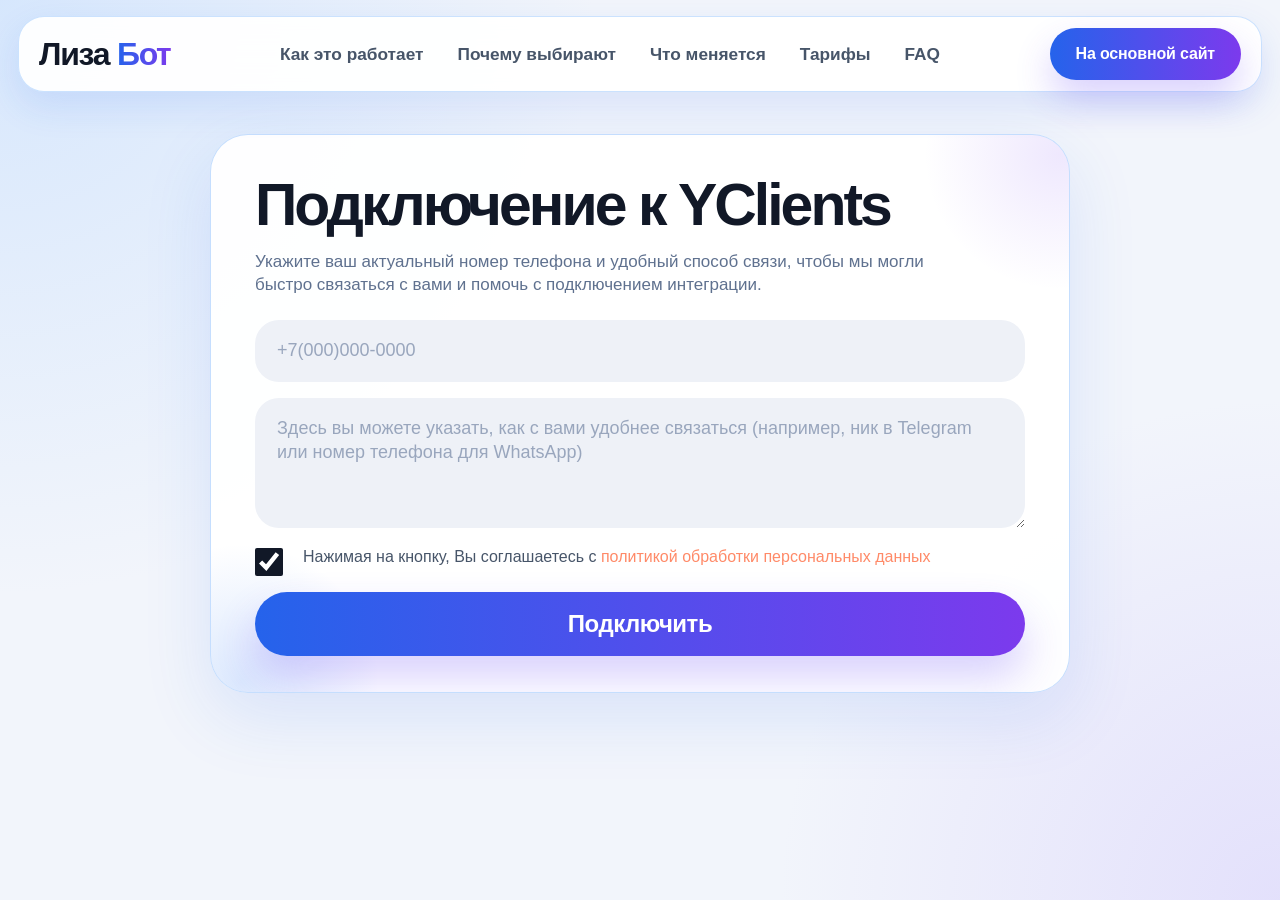
<file: yclients-connect/index.html>
﻿<!doctype html>
<html lang="ru">
<head>
  <meta charset="UTF-8" />
  <meta name="viewport" content="width=device-width, initial-scale=1" />
  <title>Подключение к YClients</title>
  <style>
    :root {
      --page-bg: #f2f5fb;
      --card-bg: rgba(255, 255, 255, 0.94);
      --card-border: rgba(191, 219, 254, 0.9);
      --text-main: #162033;
      --text-muted: #5f718f;
      --field-bg: #eef1f7;
      --field-placeholder: #99a6bd;
      --accent-blue: #2563eb;
      --accent-violet: #7c3aed;
      --accent-link: #ff8a68;
      --shadow-soft: 0 24px 70px rgba(37, 99, 235, 0.12);
      --radius-xl: 30px;
      --radius-lg: 24px;
    }

    * { box-sizing: border-box; }
    html { scroll-behavior: smooth; }
    body {
      margin: 0;
      min-height: 100vh;
      background:
        radial-gradient(circle at top left, rgba(191, 219, 254, 0.55), transparent 38%),
        radial-gradient(circle at bottom right, rgba(196, 181, 253, 0.32), transparent 32%),
        var(--page-bg);
      color: var(--text-main);
      font-family: "Manrope", "Segoe UI", -apple-system, BlinkMacSystemFont, "Helvetica Neue", Arial, sans-serif;
    }
    a { color: inherit; text-decoration: none; }

    .shell {
      max-width: 1440px;
      margin: 0 auto;
      padding: 16px 18px 42px;
    }
    .topbar {
      position: sticky;
      top: 14px;
      z-index: 30;
      border: 1px solid rgba(191, 219, 254, 0.8);
      border-radius: 26px;
      background: rgba(255, 255, 255, 0.95);
      box-shadow: 0 14px 36px rgba(37, 99, 235, 0.12);
      backdrop-filter: blur(18px);
    }
    .topbar-inner {
      min-height: 74px;
      display: flex;
      align-items: center;
      justify-content: space-between;
      gap: 22px;
      padding: 10px 20px;
    }
    .brand {
      font-size: 2rem;
      line-height: 0.95;
      letter-spacing: -0.04em;
      font-weight: 900;
      color: #111827;
      flex-shrink: 0;
    }
    .brand .bot {
      background: linear-gradient(90deg, var(--accent-blue), var(--accent-violet));
      -webkit-background-clip: text;
      background-clip: text;
      color: transparent;
    }
    .nav {
      display: flex;
      align-items: center;
      justify-content: center;
      gap: 34px;
      flex: 1;
      min-width: 0;
    }
    .nav a {
      font-size: 1.08rem;
      font-weight: 700;
      color: #475569;
      transition: color 0.18s ease;
      white-space: nowrap;
    }
    .nav a:hover { color: var(--accent-blue); }
    .nav-cta {
      display: inline-flex;
      align-items: center;
      justify-content: center;
      min-height: 52px;
      padding: 0 26px;
      border-radius: 999px;
      background: linear-gradient(90deg, var(--accent-blue), var(--accent-violet));
      color: #fff;
      font-size: 1rem;
      font-weight: 800;
      line-height: 1;
      letter-spacing: -0.01em;
      box-shadow: 0 18px 36px rgba(95, 64, 245, 0.24);
      transition: transform 0.18s ease, box-shadow 0.18s ease;
      flex-shrink: 0;
    }
    .nav-cta:hover {
      transform: translateY(-1px);
      box-shadow: 0 20px 42px rgba(95, 64, 245, 0.28);
    }

    .page { padding: 42px 14px 30px; }
    .hero-card {
      max-width: 860px;
      margin: 0 auto;
      border: 1px solid var(--card-border);
      border-radius: 38px;
      background: var(--card-bg);
      box-shadow: var(--shadow-soft);
      padding: 42px 44px 36px;
      position: relative;
      overflow: hidden;
    }
    .hero-card::before {
      content: "";
      position: absolute;
      inset: auto auto -140px -120px;
      width: 300px;
      height: 300px;
      background: radial-gradient(circle, rgba(59, 130, 246, 0.18), transparent 65%);
      pointer-events: none;
    }
    .hero-card::after {
      content: "";
      position: absolute;
      inset: -120px -130px auto auto;
      width: 280px;
      height: 280px;
      background: radial-gradient(circle, rgba(139, 92, 246, 0.14), transparent 68%);
      pointer-events: none;
    }
    .hero-card > * { position: relative; z-index: 1; }
    h1 {
      margin: 0 0 16px;
      font-size: clamp(40px, 4.6vw, 72px);
      line-height: 0.96;
      letter-spacing: -0.05em;
      font-weight: 900;
      color: #111827;
      max-width: 660px;
    }
    .lead {
      margin: 0 0 24px;
      max-width: 700px;
      font-size: clamp(17px, 1.25vw, 23px);
      line-height: 1.38;
      color: var(--text-muted);
      font-weight: 500;
    }
    .form-grid { display: grid; gap: 16px; }
    .field {
      width: 100%;
      border: 0;
      border-radius: var(--radius-lg);
      background: var(--field-bg);
      color: var(--text-main);
      outline: none;
      padding: 19px 22px;
      font-size: clamp(18px, 1.35vw, 24px);
      line-height: 1.32;
      font-family: inherit;
      transition: box-shadow 0.18s ease, transform 0.18s ease;
    }
    .field::placeholder { color: var(--field-placeholder); }
    .field:-webkit-autofill,
    .field:-webkit-autofill:hover,
    .field:-webkit-autofill:focus,
    .field:-webkit-autofill:active {
      -webkit-text-fill-color: var(--text-main) !important;
      -webkit-box-shadow: 0 0 0 1000px var(--field-bg) inset !important;
      box-shadow: 0 0 0 1000px var(--field-bg) inset !important;
      caret-color: var(--text-main);
      font-size: clamp(18px, 1.35vw, 24px) !important;
      transition: background-color 9999s ease-in-out 0s;
    }
    .field:focus-visible {
      box-shadow: 0 0 0 3px rgba(99, 70, 249, 0.22);
      background: #f3f6fc;
    }
    textarea.field { min-height: 130px; resize: vertical; }
    .policy {
      display: grid;
      grid-template-columns: 36px minmax(0, 1fr);
      gap: 12px;
      align-items: start;
      margin: 2px 0 0;
      font-size: clamp(16px, 1.1vw, 19px);
      line-height: 1.35;
      color: #475569;
    }
    .policy input[type="checkbox"] {
      width: 28px;
      height: 28px;
      margin: 2px 0 0;
      accent-color: #111827;
      cursor: pointer;
    }
    .policy a { color: var(--accent-link); }
    .submit {
      width: 100%;
      min-height: 64px;
      border: 0;
      border-radius: 999px;
      background: linear-gradient(90deg, var(--accent-blue), var(--accent-violet));
      color: #fff;
      font-size: clamp(24px, 1.7vw, 32px);
      font-weight: 800;
      line-height: 1;
      letter-spacing: -0.02em;
      padding: 18px 24px;
      cursor: pointer;
      box-shadow: 0 22px 42px rgba(95, 64, 245, 0.24);
      transition: transform 0.18s ease, box-shadow 0.18s ease;
    }
    .submit:hover {
      transform: translateY(-1px);
      box-shadow: 0 26px 48px rgba(95, 64, 245, 0.29);
    }
    .note {
      margin: 0;
      min-height: 24px;
      font-size: 14px;
      line-height: 1.35;
      color: #70809b;
      display: none;
    }

    @media (max-width: 920px) {
      .shell { padding-inline: 12px; }
      .topbar-inner {
        min-height: 0;
        flex-wrap: nowrap;
        justify-content: space-between;
        gap: 12px;
        padding: 12px 14px;
      }
      .brand {
        width: auto;
        text-align: left;
        font-size: 1.6rem;
        flex: 0 1 auto;
      }
      .nav { display: none; }
      .nav-cta {
        order: 2;
        margin-left: 0;
        min-height: 44px;
        padding: 0 18px;
        font-size: 0.92rem;
        white-space: nowrap;
        flex: 0 0 auto;
      }
      .page { padding-top: 28px; }
      .hero-card { padding: 30px 20px 24px; border-radius: 30px; }
      .field { padding: 18px 16px; border-radius: 22px; }
      textarea.field { min-height: 118px; }
      .policy { grid-template-columns: 30px minmax(0, 1fr); }
      .policy input[type="checkbox"] { width: 26px; height: 26px; }
    }

    @media (max-width: 640px) {
      .topbar-inner { padding: 12px; gap: 10px; }
      .brand { font-size: 1.45rem; }
      .nav-cta {
        width: auto;
        min-height: 40px;
        padding: 0 14px;
        font-size: 0.84rem;
      }
      .hero-card { padding: 28px 18px 24px; }
      h1 { font-size: 50px; }
      .lead { font-size: 17px; }
      .field { font-size: 17px; }
      .submit { font-size: 24px; }
    }
  </style>
</head>
<body>
  <div class="shell">
    <header class="topbar">
      <div class="topbar-inner">
        <a class="brand" href="https://liza-ai-admin.ru/notifications">
          Лиза <span class="bot">Бот</span>
        </a>

        <nav class="nav" aria-label="Навигация по основному сайту">
          <a href="https://liza-ai-admin.ru/notifications#how-it-works">Как это работает</a>
          <a href="https://liza-ai-admin.ru/notifications#benefits">Почему выбирают</a>
          <a href="https://liza-ai-admin.ru/notifications#proof">Что меняется</a>
          <a href="https://liza-ai-admin.ru/notifications#pricing">Тарифы</a>
          <a href="https://liza-ai-admin.ru/notifications#faq">FAQ</a>
        </nav>

        <a class="nav-cta" href="https://liza-ai-admin.ru/notifications">На основной сайт</a>
      </div>
    </header>

    <main class="page">
      <section class="hero-card">
        <h1>Подключение к YClients</h1>
        <p class="lead">Укажите ваш актуальный номер телефона и удобный способ связи, чтобы мы могли быстро связаться с вами и помочь с подключением интеграции.</p>

        <form id="connect-form" action="#" method="post" novalidate>
          <input type="hidden" name="salon_id" id="salon_id" />
          <input type="hidden" name="yclients_email" id="yclients_email" />

          <div class="form-grid">
            <input class="field" type="tel" name="phone" id="phone" inputmode="tel" placeholder="+7(000)000-0000" required autocomplete="tel" />

            <textarea class="field" name="contact_preference" id="contact_preference" placeholder="Здесь вы можете указать, как с вами удобнее связаться (например, ник в Telegram или номер телефона для WhatsApp)"></textarea>

            <label class="policy" for="consent">
              <input type="checkbox" id="consent" name="consent" required checked />
              <span>Нажимая на кнопку, Вы соглашаетесь с <a href="https://liza-ai-admin.ru/privacy" target="_blank" rel="noopener noreferrer">политикой обработки персональных данных</a></span>
            </label>

            <button class="submit" type="submit">Подключить</button>
          </div>

          <p class="note" id="connect-status" aria-live="polite"></p>
        </form>
      </section>
    </main>
  </div>

  <script>
  (function() {
      var form = document.getElementById('connect-form');
      var submitButton = form ? form.querySelector('button[type="submit"]') : null;
      var statusNode = document.getElementById('connect-status');

      function setFormState(state, message) {
          if (!form) return;
          form.setAttribute('data-connect-submit-state', state || 'idle');
          if (submitButton) {
              var isSubmitting = state === 'submitting';
              submitButton.disabled = isSubmitting;
              submitButton.style.opacity = isSubmitting ? '0.75' : '';
              submitButton.style.cursor = isSubmitting ? 'wait' : '';
          }
          if (statusNode) {
              statusNode.style.display = message ? 'block' : 'none';
              statusNode.textContent = message || '';
              statusNode.style.color =
                  state === 'error' ? '#d43753' :
                  state === 'success' ? '#11804b' :
                  '#5f718f';
          }
      }

      function getURLParameter(name) {
          var urlParams = new URLSearchParams(window.location.search);
          return urlParams.get(name);
      }
      
      var salonId = getURLParameter('salon_id');
      var rawUserData = getURLParameter('user_data');
      var email = null;
      
      if (rawUserData) {
          try {
              const jsonUserData = atob(rawUserData);
              const userData = JSON.parse(jsonUserData);
              email = userData.email;
          } catch (error) {
              console.error('Error parsing user data:', error);
          }
      }

      function postLeadPayload() {
          if (!form) return;
          var phoneField = document.getElementById('phone');
          var contactField = document.getElementById('contact_preference');
          var salonField = document.getElementById('salon_id');
          var emailField = document.getElementById('yclients_email');
          var consentField = document.getElementById('consent');

          if (!phoneField || !phoneField.value.trim()) {
              setFormState('error', 'Укажите номер телефона.');
              return;
          }

          if (consentField && !consentField.checked) {
              setFormState('error', 'Нужно согласиться с политикой обработки персональных данных.');
              return;
          }

          setFormState('submitting', 'Отправляем заявку…');

          try {
              window.parent.postMessage({
                  type: 'LIZA_YCLIENTS_CONNECT_SUBMIT',
                  payload: {
                      phone: phoneField ? phoneField.value.trim() : '',
                      contactPreference: contactField ? contactField.value.trim() : '',
                      salonId: salonField ? salonField.value.trim() : '',
                      yclientsEmail: emailField ? emailField.value.trim() : '',
                      sourcePage: window.location.href,
                      submittedAt: new Date().toLocaleString('ru-RU')
                  }
              }, '*');
          } catch (error) {
              setFormState('error', 'Не удалось отправить заявку. Попробуйте ещё раз.');
          }
      }

      if (form) {
          form.addEventListener('submit', function(event) {
              event.preventDefault();
              postLeadPayload();
          });
      }

      window.addEventListener('message', function(event) {
          var data = event && event.data;
          if (!data || typeof data !== 'object') return;
          if (data.type !== 'LIZA_YCLIENTS_CONNECT_STATUS') return;

          if (data.status === 'success') {
              setFormState('success', data.message || 'Ваша заявка отправлена, скоро мы с вами свяжемся.');
              return;
          }
          if (data.status === 'submitting') {
              setFormState('submitting', data.message || 'Отправляем заявку…');
              return;
          }
          if (data.status === 'error') {
              setFormState('error', data.message || 'Не удалось отправить заявку. Попробуйте ещё раз.');
          }
      });
      
      // Наблюдатель за изменениями DOM
      var observer = new MutationObserver(function() {
          if (salonId) {
              var salonField = document.querySelector('input[name="salon_id"]') || 
                           document.querySelector('input[id="salon_id"]');
              if (salonField && !salonField.value) {
                  salonField.value = salonId;
              }
          }
          
          if (email) {
              var emailField = document.querySelector('input[name="yclients_email"]') || 
                           document.querySelector('input[id="yclients_email"]');
              if (emailField && !emailField.value) {
                  emailField.value = email;
              }
          }
      });
      
      observer.observe(document.body, {
          childList: true,
          subtree: true
      });
      
      window.addEventListener('load', function() {
          if (salonId) {
              var salonField = document.querySelector('input[name="salon_id"]');
              if (salonField) {
                  salonField.value = salonId;
              }
          }
          
          if (email) {
              var emailField = document.querySelector('input[name="yclients_email"]');
              if (emailField) {
                  emailField.value = email;
              }
          }
      });
      
  })();
  </script>
</body>
</html>
</file>
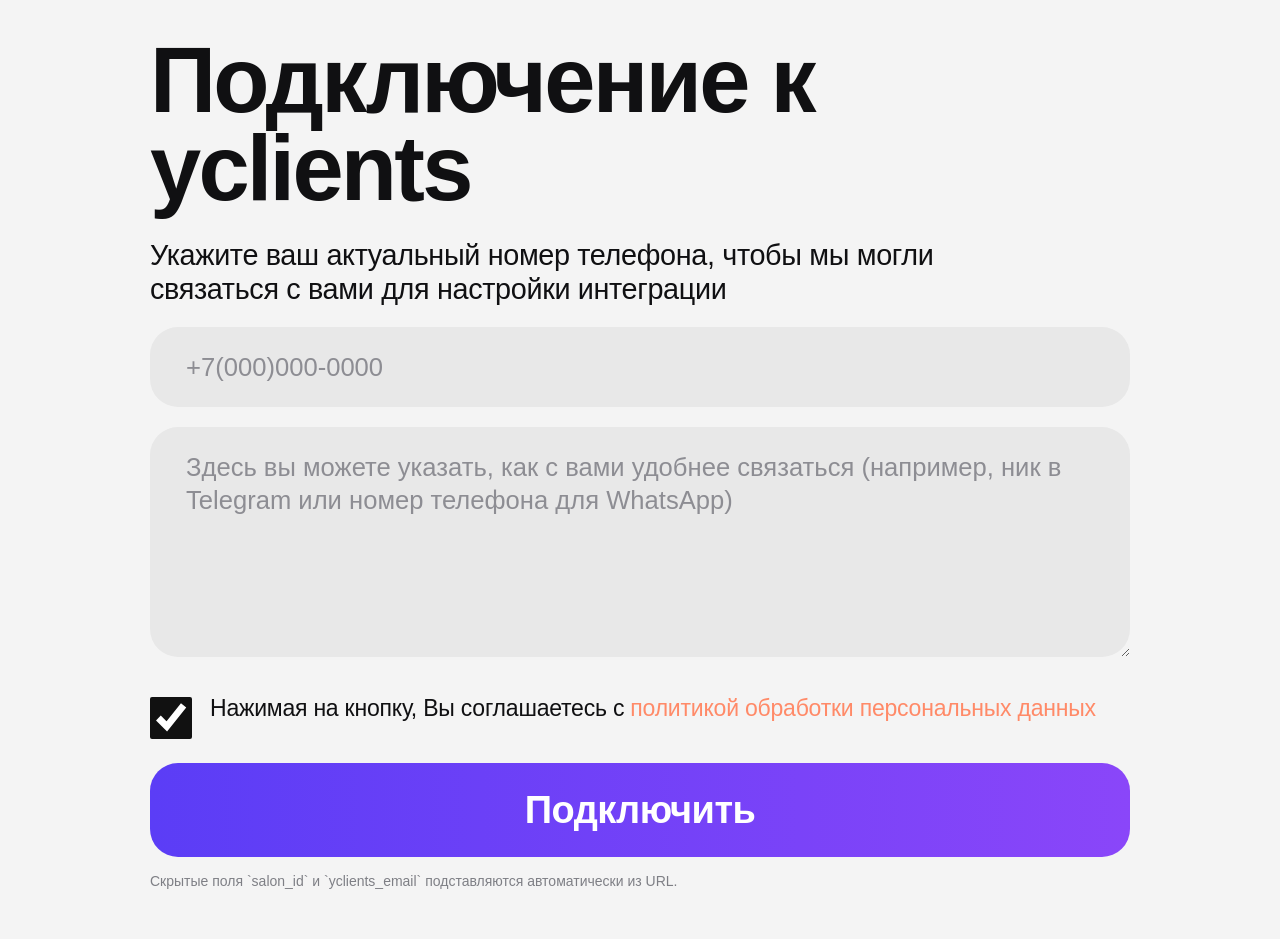
<file: connect.html>
<!doctype html>
<html lang="ru">
<head>
  <meta charset="UTF-8" />
  <meta name="viewport" content="width=device-width, initial-scale=1" />
  <title>Подключение к YClients</title>
  <style>
    :root {
      --bg: #f4f4f4;
      --surface: #e8e8e8;
      --text: #101012;
      --muted: #8d8d93;
      --accent-a: #5b3df6;
      --accent-b: #8a46f9;
      --link: #ff8a68;
      --radius-xl: 28px;
      --radius-lg: 24px;
      --radius-md: 18px;
    }

    * {
      box-sizing: border-box;
    }

    html,
    body {
      margin: 0;
      background: var(--bg);
      color: var(--text);
      font-family: "Manrope", "Segoe UI", -apple-system, BlinkMacSystemFont, "Helvetica Neue", Arial, sans-serif;
    }

    .page {
      min-height: 100vh;
      padding: 36px 18px;
      display: flex;
      justify-content: center;
      align-items: flex-start;
    }

    .card {
      width: 100%;
      max-width: 980px;
    }

    h1 {
      margin: 0 0 26px;
      font-size: clamp(44px, 7.6vw, 92px);
      line-height: 0.96;
      letter-spacing: -0.03em;
      font-weight: 800;
    }

    .lead {
      margin: 0 0 20px;
      max-width: 860px;
      font-size: clamp(26px, 2.25vw, 48px);
      line-height: 1.18;
      letter-spacing: -0.012em;
      font-weight: 500;
    }

    form {
      margin-top: 12px;
    }

    .field {
      width: 100%;
      border: 0;
      border-radius: var(--radius-xl);
      background: var(--surface);
      color: var(--text);
      outline: none;
      padding: 24px 36px;
      font-size: clamp(24px, 2vw, 44px);
      line-height: 1.28;
      margin-bottom: 20px;
      font-family: inherit;
      transition: box-shadow 0.2s ease, transform 0.2s ease;
    }

    .field::placeholder {
      color: var(--muted);
    }

    .field:focus-visible {
      box-shadow: 0 0 0 3px rgba(99, 70, 249, 0.26);
    }

    textarea.field {
      min-height: 230px;
      resize: vertical;
    }

    .policy {
      display: grid;
      grid-template-columns: 42px minmax(0, 1fr);
      gap: 18px;
      align-items: start;
      margin: 14px 0 26px;
      font-size: clamp(22px, 1.8vw, 39px);
      line-height: 1.2;
      letter-spacing: -0.01em;
    }

    .policy input[type="checkbox"] {
      width: 42px;
      height: 42px;
      margin: 0;
      accent-color: #111;
      cursor: pointer;
      transform: translateY(2px);
    }

    .policy a {
      color: var(--link);
      text-decoration: none;
    }

    .submit {
      width: 100%;
      border: 0;
      border-radius: var(--radius-xl);
      background: linear-gradient(90deg, var(--accent-a), var(--accent-b));
      color: #fff;
      font-size: clamp(38px, 2.7vw, 60px);
      font-weight: 700;
      line-height: 1;
      letter-spacing: -0.015em;
      padding: 28px 30px;
      cursor: pointer;
      transition: transform 0.16s ease, box-shadow 0.2s ease;
    }

    .submit:hover {
      transform: translateY(-2px);
      box-shadow: 0 12px 36px rgba(97, 66, 245, 0.32);
    }

    .submit:active {
      transform: translateY(0);
    }

    .note {
      margin-top: 16px;
      font-size: 14px;
      color: #7e7f85;
    }

    @media (max-width: 900px) {
      .page {
        padding: 22px 12px;
      }

      .field {
        border-radius: 18px;
        padding: 20px 20px;
      }

      textarea.field {
        min-height: 160px;
      }

      .policy {
        grid-template-columns: 30px minmax(0, 1fr);
        gap: 12px;
      }

      .policy input[type="checkbox"] {
        width: 30px;
        height: 30px;
      }
    }
  </style>
</head>
<body>
  <main class="page">
    <section class="card">
      <h1>Подключение к yclients</h1>
      <p class="lead">Укажите ваш актуальный номер телефона, чтобы мы могли связаться с вами для настройки интеграции</p>

      <form id="connect-form" action="#" method="post">
        <input type="hidden" name="salon_id" id="salon_id" />
        <input type="hidden" name="yclients_email" id="yclients_email" />

        <input
          class="field"
          type="tel"
          name="phone"
          id="phone"
          inputmode="tel"
          placeholder="+7(000)000-0000"
          required
          autocomplete="tel"
        />

        <textarea
          class="field"
          name="contact_preference"
          id="contact_preference"
          placeholder="Здесь вы можете указать, как с вами удобнее связаться (например, ник в Telegram или номер телефона для WhatsApp)"
        ></textarea>

        <label class="policy" for="consent">
          <input type="checkbox" id="consent" name="consent" required checked />
          <span>Нажимая на кнопку, Вы соглашаетесь с <a href="/privacy" target="_blank" rel="noopener noreferrer">политикой обработки персональных данных</a></span>
        </label>

        <button class="submit" type="submit">Подключить</button>
        <p class="note">Скрытые поля `salon_id` и `yclients_email` подставляются автоматически из URL.</p>
      </form>
    </section>
  </main>

  <script>
    (function () {
      function getQueryParam(name) {
        return new URLSearchParams(window.location.search).get(name);
      }

      function decodeBase64Json(rawValue) {
        if (!rawValue) return null;

        try {
          const base64 = rawValue.replace(/-/g, "+").replace(/_/g, "/");
          const padded = base64 + "===".slice((base64.length + 3) % 4);
          const decoded = atob(padded);
          const utf8 = decodeURIComponent(
            decoded
              .split("")
              .map(function (ch) {
                return "%" + ("00" + ch.charCodeAt(0).toString(16)).slice(-2);
              })
              .join("")
          );
          return JSON.parse(utf8);
        } catch (error) {
          console.error("Error parsing user_data:", error);
          return null;
        }
      }

      const salonId = (getQueryParam("salon_id") || "").trim();
      const rawUserData = getQueryParam("user_data");
      const parsedUser = decodeBase64Json(rawUserData) || {};
      const emailFromUserData =
        typeof parsedUser.email === "string" ? parsedUser.email.trim() : "";
      const email = emailFromUserData || (getQueryParam("email") || "").trim();

      function setInputValue(selectors, value) {
        if (!value) return true;

        const input = document.querySelector(selectors.join(","));
        if (!input) return false;

        if (!input.value) {
          input.value = value;
          input.dispatchEvent(new Event("input", { bubbles: true }));
          input.dispatchEvent(new Event("change", { bubbles: true }));
        }
        return true;
      }

      let salonDone = !salonId;
      let emailDone = !email;

      function applyPrefill() {
        if (!salonDone) {
          salonDone = setInputValue(["input[name='salon_id']", "input#salon_id"], salonId);
        }

        if (!emailDone) {
          emailDone = setInputValue(
            ["input[name='yclients_email']", "input#yclients_email"],
            email
          );
        }

        return salonDone && emailDone;
      }

      applyPrefill();

      const observer = new MutationObserver(function () {
        if (applyPrefill()) observer.disconnect();
      });

      observer.observe(document.documentElement, {
        childList: true,
        subtree: true,
      });

      window.addEventListener(
        "load",
        function () {
          applyPrefill();
          setTimeout(function () {
            observer.disconnect();
          }, 10000);
        },
        { once: true }
      );
    })();
  </script>
</body>
</html>
</file>
